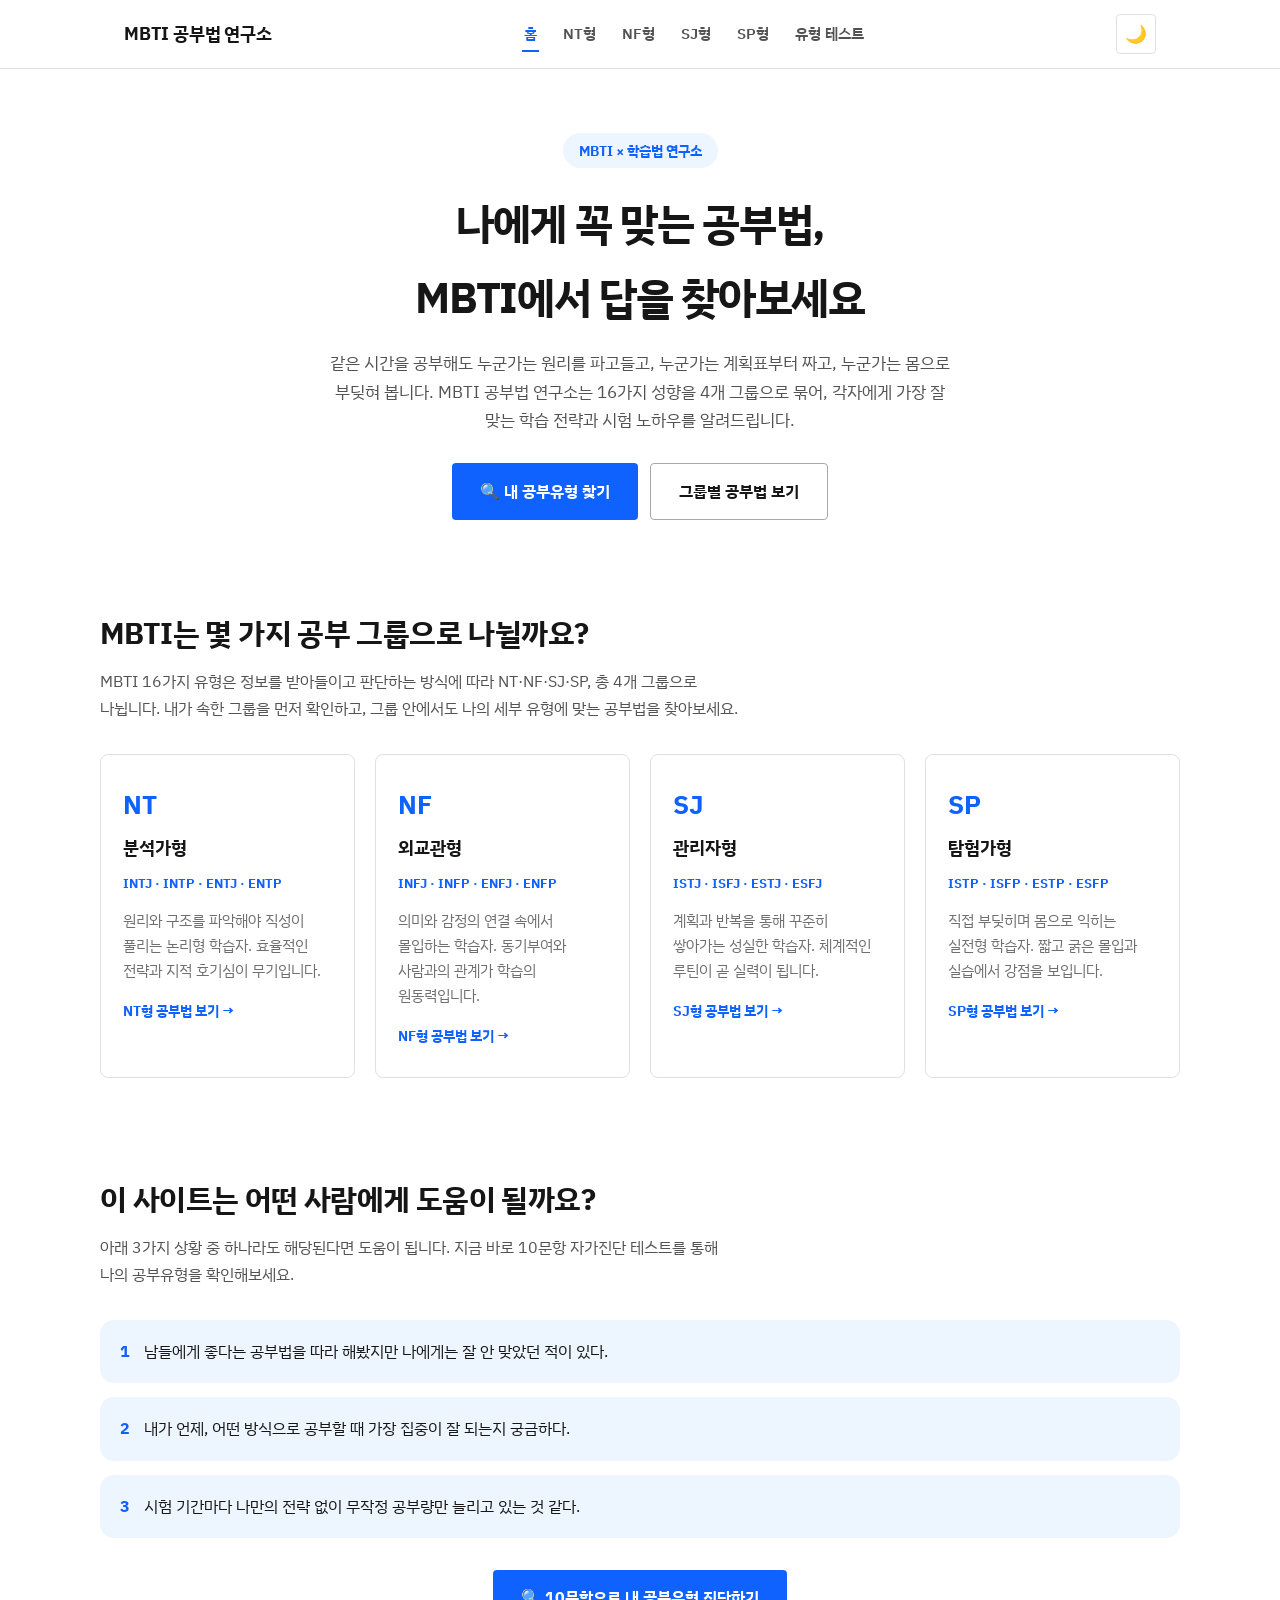
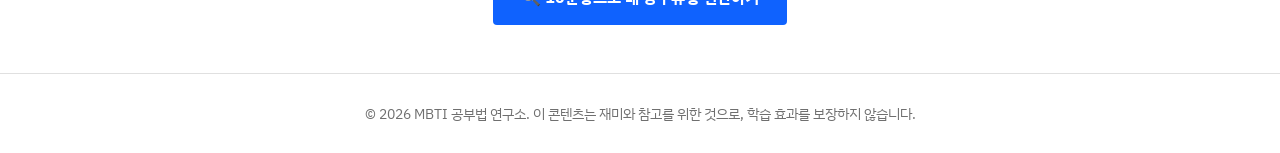
<file: index.html>
<!DOCTYPE html>
<html lang="ko">
<head>
  <meta charset="UTF-8" />
  <!-- Google tag (gtag.js) -->
  <script async src="https://www.googletagmanager.com/gtag/js?id=G-KJNXC3K91G"></script>
  <script>
    window.dataLayer = window.dataLayer || [];
    function gtag(){dataLayer.push(arguments);}
    gtag('js', new Date());
    gtag('config', 'G-KJNXC3K91G');
  </script>
  <meta name="naver-site-verification" content="511367ff0de73e44a11a3cfb2414d899c7f863d4" />
  <meta name="google-site-verification" content="NZLYnsgG6FxBbm2Wu35_AJEmeI-dxqdIP1f7rqJa3_k" />
  <script>
    (function () {
      var saved = localStorage.getItem("theme");
      if (saved) document.documentElement.setAttribute("data-theme", saved);
    })();
  </script>
  <meta name="viewport" content="width=device-width, initial-scale=1.0" />
  <title>MBTI 공부법 연구소 | 성향에 맞는 나만의 공부법 찾기</title>
  <meta name="description" content="MBTI 16가지 성향을 4개 그룹(NT·NF·SJ·SP)으로 나눠 성향별 맞춤 공부법과 시험 꿀팁을 알려주는 사이트입니다." />
  <meta property="og:title" content="MBTI 공부법 연구소 | 성향에 맞는 나만의 공부법 찾기" />
  <meta property="og:description" content="MBTI 16가지 성향을 4개 그룹(NT·NF·SJ·SP)으로 나눠 성향별 맞춤 공부법과 시험 꿀팁을 알려주는 사이트입니다." />
  <meta property="og:image" content="https://mbti-test-123-a4c3.vercel.app/og-image.png" />
  <meta property="og:url" content="https://mbti-test-123-a4c3.vercel.app/" />
  <link rel="preconnect" href="https://fonts.googleapis.com" />
  <link rel="preconnect" href="https://fonts.gstatic.com" crossorigin />
  <link rel="stylesheet" href="https://fonts.googleapis.com/css2?family=IBM+Plex+Sans+KR:wght@400;500;600;700&display=swap" />
  <link rel="stylesheet" href="css/base.css" />
  <link rel="stylesheet" href="css/components.css" />
</head>
<body>
  <header class="site-header">
    <nav class="nav">
      <a href="index.html" class="nav-logo">MBTI 공부법 연구소</a>
      <ul class="nav-links">
        <li><a href="index.html" class="active">홈</a></li>
        <li><a href="nt.html">NT형</a></li>
        <li><a href="nf.html">NF형</a></li>
        <li><a href="sj.html">SJ형</a></li>
        <li><a href="sp.html">SP형</a></li>
        <li><a href="test.html">유형 테스트</a></li>
      </ul>
      <div class="nav-right">
        <button class="theme-toggle" id="theme-toggle" type="button" aria-label="다크 모드로 전환">🌙</button>
        <button class="nav-toggle" aria-label="메뉴 열기">☰</button>
      </div>
    </nav>
  </header>

  <main>
    <section class="hero container">
      <span class="eyebrow">MBTI × 학습법 연구소</span>
      <h1>나에게 꼭 맞는 공부법,<br />MBTI에서 답을 찾아보세요</h1>
      <p>
        같은 시간을 공부해도 누군가는 원리를 파고들고, 누군가는 계획표부터 짜고, 누군가는 몸으로 부딪혀 봅니다.
        MBTI 공부법 연구소는 16가지 성향을 4개 그룹으로 묶어, 각자에게 가장 잘 맞는 학습 전략과 시험 노하우를 알려드립니다.
      </p>
      <div class="hero-actions">
        <a href="test.html" class="btn btn-primary">🔍 내 공부유형 찾기</a>
        <a href="#groups" class="btn btn-outline">그룹별 공부법 보기</a>
      </div>
    </section>

    <section class="section container" id="groups">
      <h2 class="section-title">MBTI는 몇 가지 공부 그룹으로 나뉠까요?</h2>
      <p class="section-desc">
        MBTI 16가지 유형은 정보를 받아들이고 판단하는 방식에 따라 NT·NF·SJ·SP, 총 4개 그룹으로 나뉩니다.
        내가 속한 그룹을 먼저 확인하고, 그룹 안에서도 나의 세부 유형에 맞는 공부법을 찾아보세요.
      </p>

      <div class="group-grid">
        <article class="group-card">
          <span class="badge">NT</span>
          <h3>분석가형</h3>
          <p class="types">INTJ · INTP · ENTJ · ENTP</p>
          <p>원리와 구조를 파악해야 직성이 풀리는 논리형 학습자. 효율적인 전략과 지적 호기심이 무기입니다.</p>
          <a href="nt.html" class="card-link">NT형 공부법 보기 →</a>
        </article>

        <article class="group-card">
          <span class="badge">NF</span>
          <h3>외교관형</h3>
          <p class="types">INFJ · INFP · ENFJ · ENFP</p>
          <p>의미와 감정의 연결 속에서 몰입하는 학습자. 동기부여와 사람과의 관계가 학습의 원동력입니다.</p>
          <a href="nf.html" class="card-link">NF형 공부법 보기 →</a>
        </article>

        <article class="group-card">
          <span class="badge">SJ</span>
          <h3>관리자형</h3>
          <p class="types">ISTJ · ISFJ · ESTJ · ESFJ</p>
          <p>계획과 반복을 통해 꾸준히 쌓아가는 성실한 학습자. 체계적인 루틴이 곧 실력이 됩니다.</p>
          <a href="sj.html" class="card-link">SJ형 공부법 보기 →</a>
        </article>

        <article class="group-card">
          <span class="badge">SP</span>
          <h3>탐험가형</h3>
          <p class="types">ISTP · ISFP · ESTP · ESFP</p>
          <p>직접 부딪히며 몸으로 익히는 실전형 학습자. 짧고 굵은 몰입과 실습에서 강점을 보입니다.</p>
          <a href="sp.html" class="card-link">SP형 공부법 보기 →</a>
        </article>
      </div>
    </section>

    <section class="section container">
      <h2 class="section-title">이 사이트는 어떤 사람에게 도움이 될까요?</h2>
      <p class="section-desc">아래 3가지 상황 중 하나라도 해당된다면 도움이 됩니다. 지금 바로 10문항 자가진단 테스트를 통해 나의 공부유형을 확인해보세요.</p>
      <div class="tip-list">
        <div class="tip-item">
          <span class="tip-num">1</span>
          <span>남들에게 좋다는 공부법을 따라 해봤지만 나에게는 잘 안 맞았던 적이 있다.</span>
        </div>
        <div class="tip-item">
          <span class="tip-num">2</span>
          <span>내가 언제, 어떤 방식으로 공부할 때 가장 집중이 잘 되는지 궁금하다.</span>
        </div>
        <div class="tip-item">
          <span class="tip-num">3</span>
          <span>시험 기간마다 나만의 전략 없이 무작정 공부량만 늘리고 있는 것 같다.</span>
        </div>
      </div>
      <div class="hero-actions" style="margin-top:32px;">
        <a href="test.html" class="btn btn-primary">🔍 10문항으로 내 공부유형 진단하기</a>
      </div>
    </section>
  </main>

  <footer class="site-footer">
    <div class="container">
      © 2026 MBTI 공부법 연구소. 이 콘텐츠는 재미와 참고를 위한 것으로, 학습 효과를 보장하지 않습니다.
    </div>
  </footer>

  <script src="js/theme.js"></script>
  <script src="js/main.js"></script>
</body>
</html>
</file>
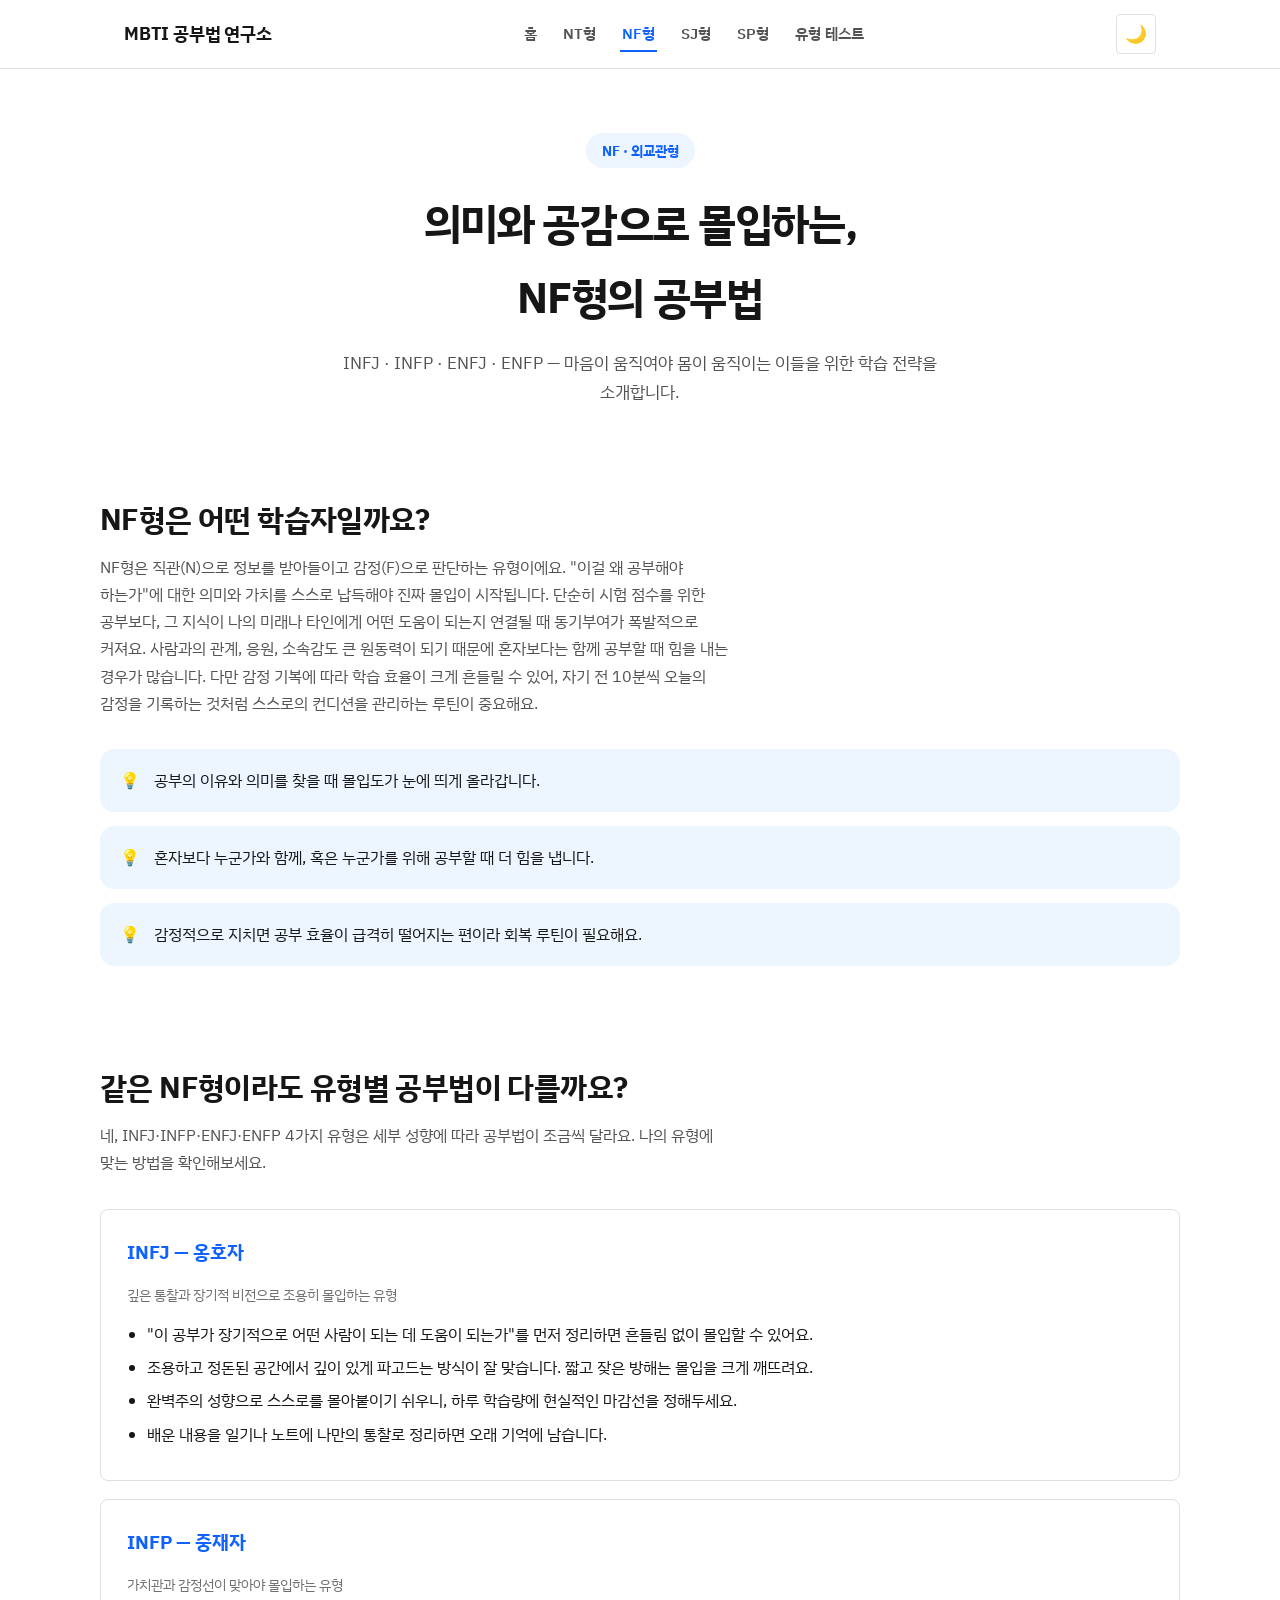
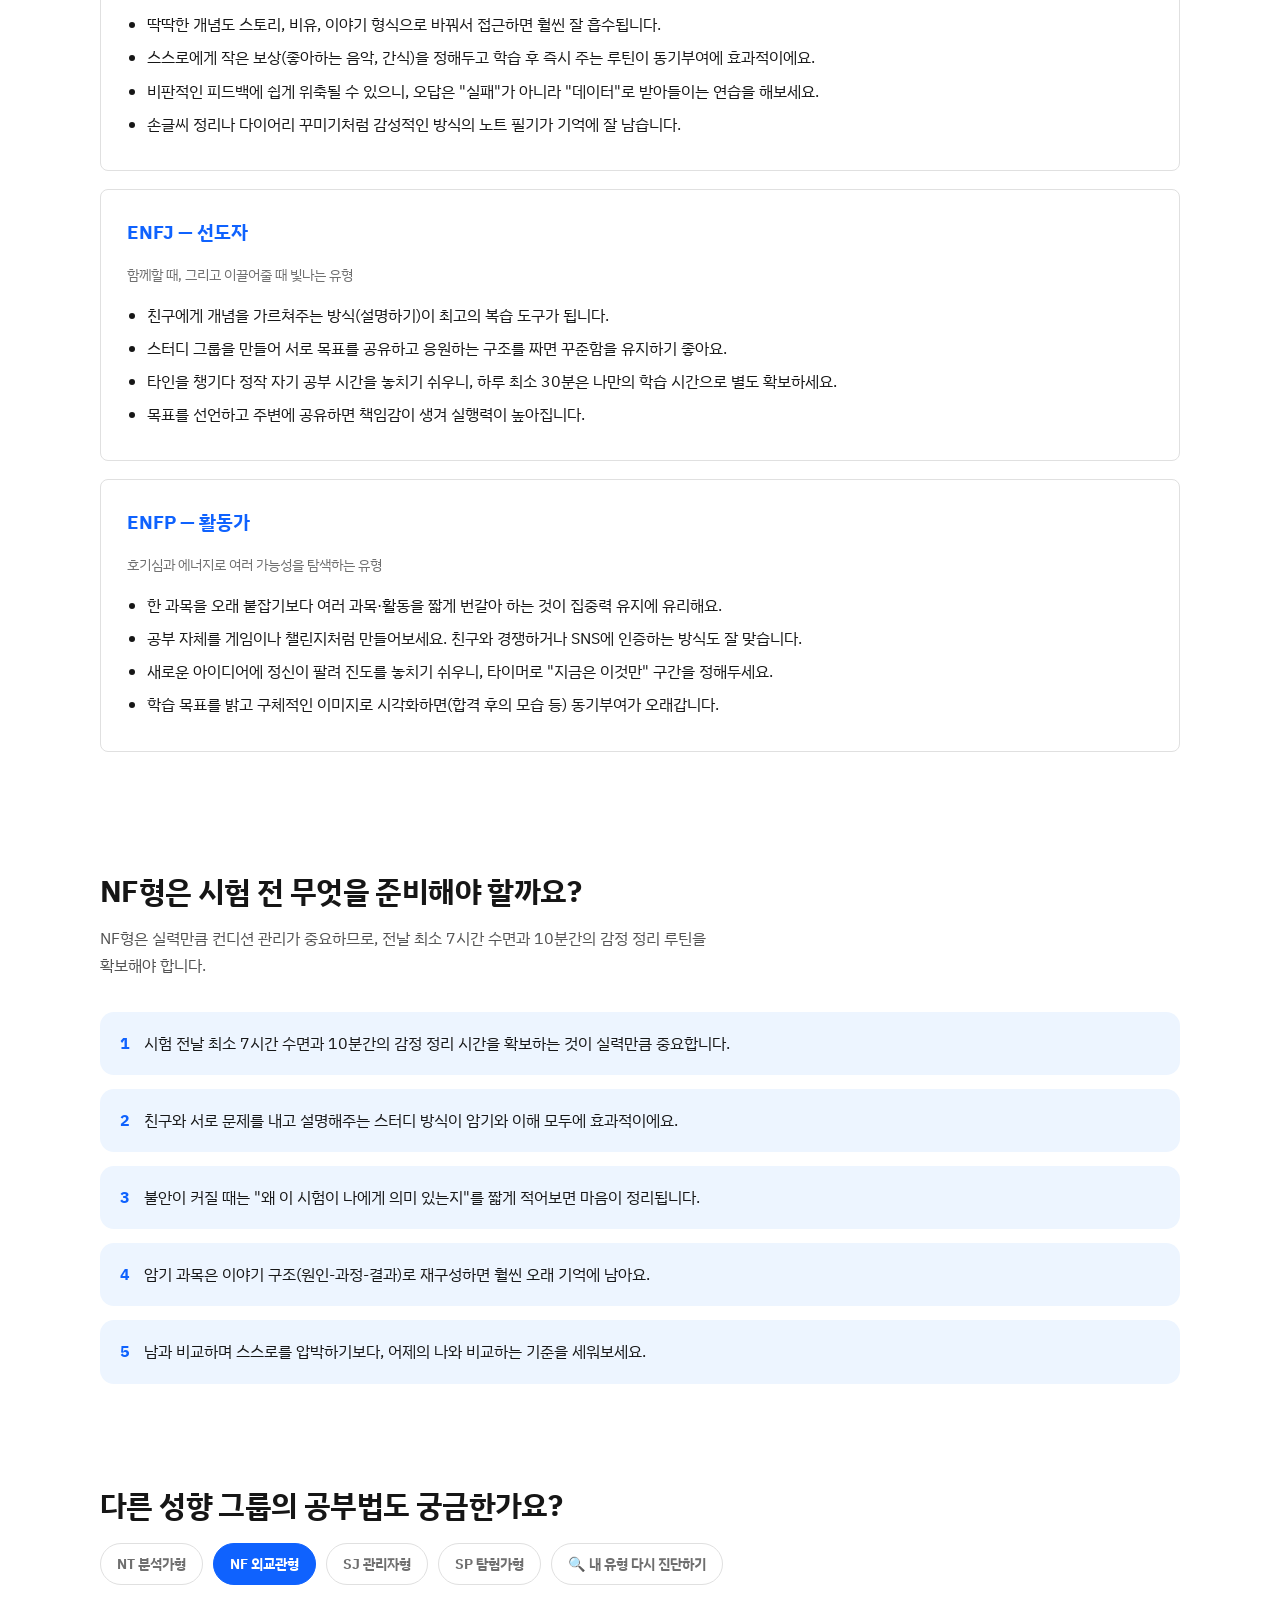
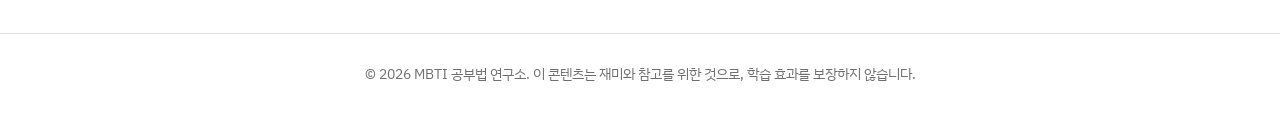
<file: nf.html>
<!DOCTYPE html>
<html lang="ko">
<head>
  <meta charset="UTF-8" />
  <!-- Google tag (gtag.js) -->
  <script async src="https://www.googletagmanager.com/gtag/js?id=G-KJNXC3K91G"></script>
  <script>
    window.dataLayer = window.dataLayer || [];
    function gtag(){dataLayer.push(arguments);}
    gtag('js', new Date());
    gtag('config', 'G-KJNXC3K91G');
  </script>
  <script>
    (function () {
      var saved = localStorage.getItem("theme");
      if (saved) document.documentElement.setAttribute("data-theme", saved);
    })();
  </script>
  <meta name="viewport" content="width=device-width, initial-scale=1.0" />
  <title>NF형(외교관형) 공부법 | MBTI 공부법 연구소</title>
  <meta name="description" content="INFJ, INFP, ENFJ, ENFP NF형의 성향과 공부법, 시험 꿀팁을 소개합니다." />
  <meta property="og:title" content="NF형(외교관형) 공부법 | MBTI 공부법 연구소" />
  <meta property="og:description" content="INFJ, INFP, ENFJ, ENFP NF형의 성향과 공부법, 시험 꿀팁을 소개합니다." />
  <meta property="og:image" content="https://mbti-test-123-a4c3.vercel.app/og-image.png" />
  <meta property="og:url" content="https://mbti-test-123-a4c3.vercel.app/nf.html" />
  <link rel="preconnect" href="https://fonts.googleapis.com" />
  <link rel="preconnect" href="https://fonts.gstatic.com" crossorigin />
  <link rel="stylesheet" href="https://fonts.googleapis.com/css2?family=IBM+Plex+Sans+KR:wght@400;500;600;700&display=swap" />
  <link rel="stylesheet" href="css/base.css" />
  <link rel="stylesheet" href="css/components.css" />
</head>
<body>
  <header class="site-header">
    <nav class="nav">
      <a href="index.html" class="nav-logo">MBTI 공부법 연구소</a>
      <ul class="nav-links">
        <li><a href="index.html">홈</a></li>
        <li><a href="nt.html">NT형</a></li>
        <li><a href="nf.html" class="active">NF형</a></li>
        <li><a href="sj.html">SJ형</a></li>
        <li><a href="sp.html">SP형</a></li>
        <li><a href="test.html">유형 테스트</a></li>
      </ul>
      <div class="nav-right">
        <button class="theme-toggle" id="theme-toggle" type="button" aria-label="다크 모드로 전환">🌙</button>
        <button class="nav-toggle" aria-label="메뉴 열기">☰</button>
      </div>
    </nav>
  </header>

  <main>
    <section class="hero container">
      <span class="eyebrow">NF · 외교관형</span>
      <h1>의미와 공감으로 몰입하는,<br />NF형의 공부법</h1>
      <p>INFJ · INFP · ENFJ · ENFP — 마음이 움직여야 몸이 움직이는 이들을 위한 학습 전략을 소개합니다.</p>
    </section>

    <section class="section container">
      <h2 class="section-title">NF형은 어떤 학습자일까요?</h2>
      <p class="section-desc">
        NF형은 직관(N)으로 정보를 받아들이고 감정(F)으로 판단하는 유형이에요. "이걸 왜 공부해야 하는가"에 대한
        의미와 가치를 스스로 납득해야 진짜 몰입이 시작됩니다. 단순히 시험 점수를 위한 공부보다, 그 지식이 나의 미래나
        타인에게 어떤 도움이 되는지 연결될 때 동기부여가 폭발적으로 커져요. 사람과의 관계, 응원, 소속감도 큰
        원동력이 되기 때문에 혼자보다는 함께 공부할 때 힘을 내는 경우가 많습니다. 다만 감정 기복에 따라 학습
        효율이 크게 흔들릴 수 있어, 자기 전 10분씩 오늘의 감정을 기록하는 것처럼 스스로의 컨디션을 관리하는 루틴이 중요해요.
      </p>
      <div class="tip-list">
        <div class="tip-item"><span class="tip-num">💡</span><span>공부의 이유와 의미를 찾을 때 몰입도가 눈에 띄게 올라갑니다.</span></div>
        <div class="tip-item"><span class="tip-num">💡</span><span>혼자보다 누군가와 함께, 혹은 누군가를 위해 공부할 때 더 힘을 냅니다.</span></div>
        <div class="tip-item"><span class="tip-num">💡</span><span>감정적으로 지치면 공부 효율이 급격히 떨어지는 편이라 회복 루틴이 필요해요.</span></div>
      </div>
    </section>

    <section class="section container">
      <h2 class="section-title">같은 NF형이라도 유형별 공부법이 다를까요?</h2>
      <p class="section-desc">네, INFJ·INFP·ENFJ·ENFP 4가지 유형은 세부 성향에 따라 공부법이 조금씩 달라요. 나의 유형에 맞는 방법을 확인해보세요.</p>

      <article class="type-card">
        <h3>INFJ — 옹호자</h3>
        <p class="type-sub">깊은 통찰과 장기적 비전으로 조용히 몰입하는 유형</p>
        <ul>
          <li>"이 공부가 장기적으로 어떤 사람이 되는 데 도움이 되는가"를 먼저 정리하면 흔들림 없이 몰입할 수 있어요.</li>
          <li>조용하고 정돈된 공간에서 깊이 있게 파고드는 방식이 잘 맞습니다. 짧고 잦은 방해는 몰입을 크게 깨뜨려요.</li>
          <li>완벽주의 성향으로 스스로를 몰아붙이기 쉬우니, 하루 학습량에 현실적인 마감선을 정해두세요.</li>
          <li>배운 내용을 일기나 노트에 나만의 통찰로 정리하면 오래 기억에 남습니다.</li>
        </ul>
      </article>

      <article class="type-card">
        <h3>INFP — 중재자</h3>
        <p class="type-sub">가치관과 감정선이 맞아야 몰입하는 유형</p>
        <ul>
          <li>딱딱한 개념도 스토리, 비유, 이야기 형식으로 바꿔서 접근하면 훨씬 잘 흡수됩니다.</li>
          <li>스스로에게 작은 보상(좋아하는 음악, 간식)을 정해두고 학습 후 즉시 주는 루틴이 동기부여에 효과적이에요.</li>
          <li>비판적인 피드백에 쉽게 위축될 수 있으니, 오답은 "실패"가 아니라 "데이터"로 받아들이는 연습을 해보세요.</li>
          <li>손글씨 정리나 다이어리 꾸미기처럼 감성적인 방식의 노트 필기가 기억에 잘 남습니다.</li>
        </ul>
      </article>

      <article class="type-card">
        <h3>ENFJ — 선도자</h3>
        <p class="type-sub">함께할 때, 그리고 이끌어줄 때 빛나는 유형</p>
        <ul>
          <li>친구에게 개념을 가르쳐주는 방식(설명하기)이 최고의 복습 도구가 됩니다.</li>
          <li>스터디 그룹을 만들어 서로 목표를 공유하고 응원하는 구조를 짜면 꾸준함을 유지하기 좋아요.</li>
          <li>타인을 챙기다 정작 자기 공부 시간을 놓치기 쉬우니, 하루 최소 30분은 나만의 학습 시간으로 별도 확보하세요.</li>
          <li>목표를 선언하고 주변에 공유하면 책임감이 생겨 실행력이 높아집니다.</li>
        </ul>
      </article>

      <article class="type-card">
        <h3>ENFP — 활동가</h3>
        <p class="type-sub">호기심과 에너지로 여러 가능성을 탐색하는 유형</p>
        <ul>
          <li>한 과목을 오래 붙잡기보다 여러 과목·활동을 짧게 번갈아 하는 것이 집중력 유지에 유리해요.</li>
          <li>공부 자체를 게임이나 챌린지처럼 만들어보세요. 친구와 경쟁하거나 SNS에 인증하는 방식도 잘 맞습니다.</li>
          <li>새로운 아이디어에 정신이 팔려 진도를 놓치기 쉬우니, 타이머로 "지금은 이것만" 구간을 정해두세요.</li>
          <li>학습 목표를 밝고 구체적인 이미지로 시각화하면(합격 후의 모습 등) 동기부여가 오래갑니다.</li>
        </ul>
      </article>
    </section>

    <section class="section container">
      <h2 class="section-title">NF형은 시험 전 무엇을 준비해야 할까요?</h2>
      <p class="section-desc">NF형은 실력만큼 컨디션 관리가 중요하므로, 전날 최소 7시간 수면과 10분간의 감정 정리 루틴을 확보해야 합니다.</p>
      <div class="tip-list">
        <div class="tip-item"><span class="tip-num">1</span><span>시험 전날 최소 7시간 수면과 10분간의 감정 정리 시간을 확보하는 것이 실력만큼 중요합니다.</span></div>
        <div class="tip-item"><span class="tip-num">2</span><span>친구와 서로 문제를 내고 설명해주는 스터디 방식이 암기와 이해 모두에 효과적이에요.</span></div>
        <div class="tip-item"><span class="tip-num">3</span><span>불안이 커질 때는 "왜 이 시험이 나에게 의미 있는지"를 짧게 적어보면 마음이 정리됩니다.</span></div>
        <div class="tip-item"><span class="tip-num">4</span><span>암기 과목은 이야기 구조(원인-과정-결과)로 재구성하면 훨씬 오래 기억에 남아요.</span></div>
        <div class="tip-item"><span class="tip-num">5</span><span>남과 비교하며 스스로를 압박하기보다, 어제의 나와 비교하는 기준을 세워보세요.</span></div>
      </div>
    </section>

    <section class="section container">
      <h2 class="section-title">다른 성향 그룹의 공부법도 궁금한가요?</h2>
      <div class="group-nav">
        <a href="nt.html">NT 분석가형</a>
        <a href="nf.html" class="current">NF 외교관형</a>
        <a href="sj.html">SJ 관리자형</a>
        <a href="sp.html">SP 탐험가형</a>
        <a href="test.html">🔍 내 유형 다시 진단하기</a>
      </div>
    </section>
  </main>

  <footer class="site-footer">
    <div class="container">© 2026 MBTI 공부법 연구소. 이 콘텐츠는 재미와 참고를 위한 것으로, 학습 효과를 보장하지 않습니다.</div>
  </footer>

  <script src="js/theme.js"></script>
  <script src="js/main.js"></script>
</body>
</html>
</file>
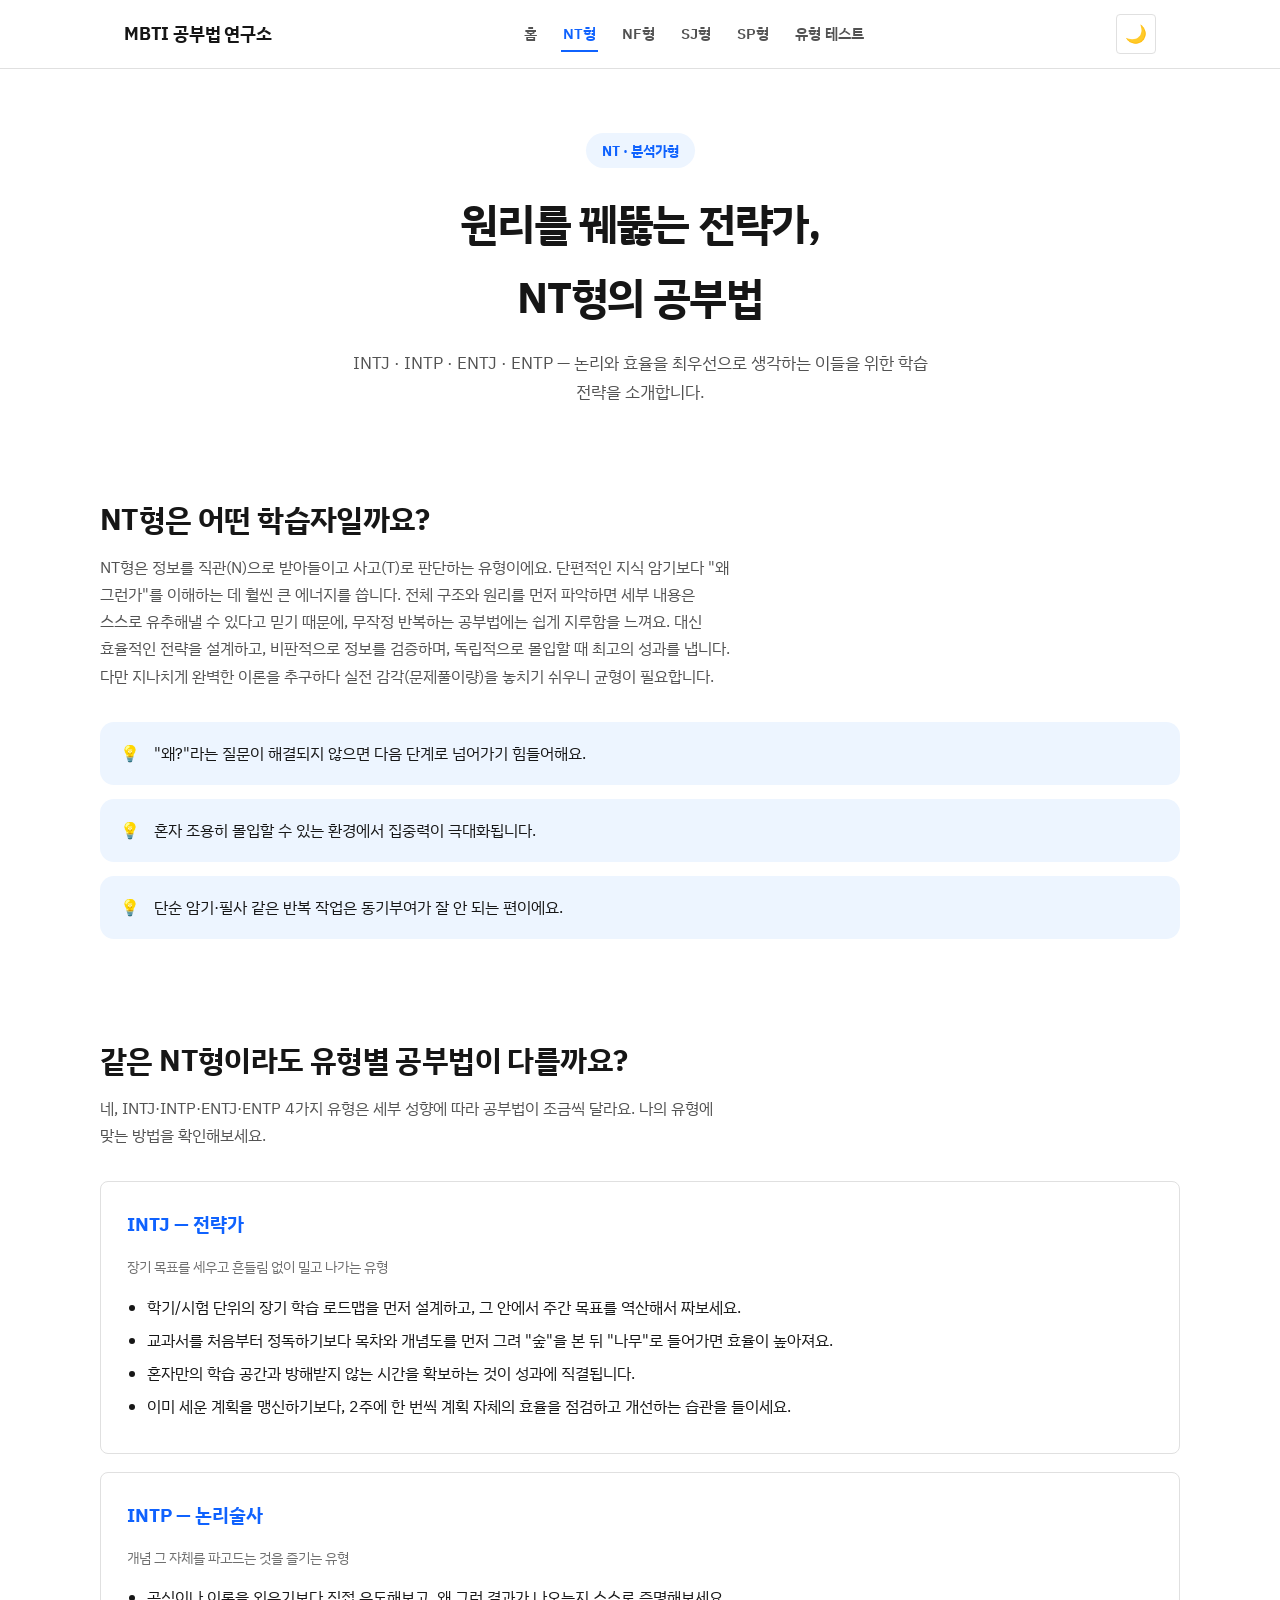
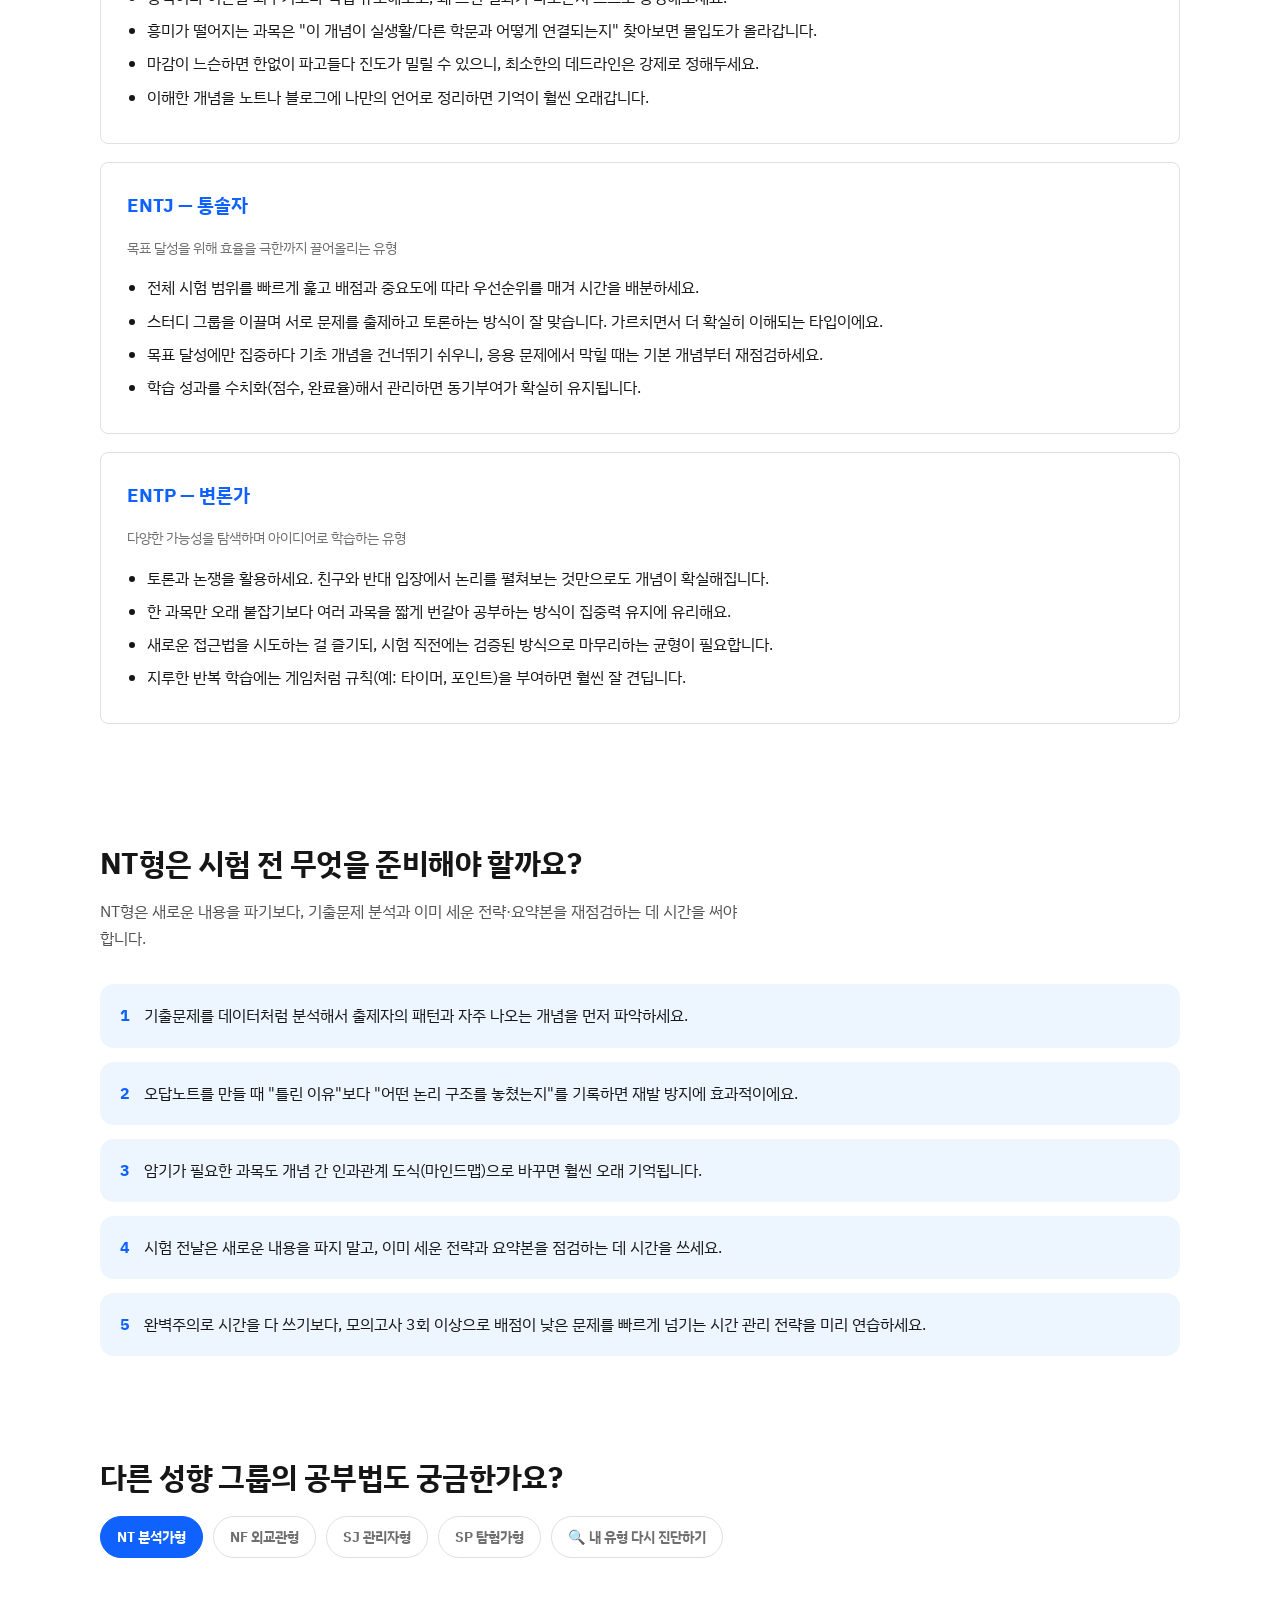
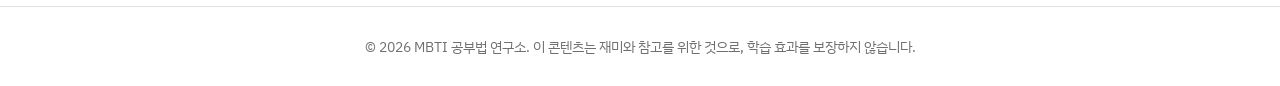
<file: nt.html>
<!DOCTYPE html>
<html lang="ko">
<head>
  <meta charset="UTF-8" />
  <!-- Google tag (gtag.js) -->
  <script async src="https://www.googletagmanager.com/gtag/js?id=G-KJNXC3K91G"></script>
  <script>
    window.dataLayer = window.dataLayer || [];
    function gtag(){dataLayer.push(arguments);}
    gtag('js', new Date());
    gtag('config', 'G-KJNXC3K91G');
  </script>
  <script>
    (function () {
      var saved = localStorage.getItem("theme");
      if (saved) document.documentElement.setAttribute("data-theme", saved);
    })();
  </script>
  <meta name="viewport" content="width=device-width, initial-scale=1.0" />
  <title>NT형(분석가형) 공부법 | MBTI 공부법 연구소</title>
  <meta name="description" content="INTJ, INTP, ENTJ, ENTP NT형의 성향과 공부법, 시험 꿀팁을 소개합니다." />
  <meta property="og:title" content="NT형(분석가형) 공부법 | MBTI 공부법 연구소" />
  <meta property="og:description" content="INTJ, INTP, ENTJ, ENTP NT형의 성향과 공부법, 시험 꿀팁을 소개합니다." />
  <meta property="og:image" content="https://mbti-test-123-a4c3.vercel.app/og-image.png" />
  <meta property="og:url" content="https://mbti-test-123-a4c3.vercel.app/nt.html" />
  <link rel="preconnect" href="https://fonts.googleapis.com" />
  <link rel="preconnect" href="https://fonts.gstatic.com" crossorigin />
  <link rel="stylesheet" href="https://fonts.googleapis.com/css2?family=IBM+Plex+Sans+KR:wght@400;500;600;700&display=swap" />
  <link rel="stylesheet" href="css/base.css" />
  <link rel="stylesheet" href="css/components.css" />
</head>
<body>
  <header class="site-header">
    <nav class="nav">
      <a href="index.html" class="nav-logo">MBTI 공부법 연구소</a>
      <ul class="nav-links">
        <li><a href="index.html">홈</a></li>
        <li><a href="nt.html" class="active">NT형</a></li>
        <li><a href="nf.html">NF형</a></li>
        <li><a href="sj.html">SJ형</a></li>
        <li><a href="sp.html">SP형</a></li>
        <li><a href="test.html">유형 테스트</a></li>
      </ul>
      <div class="nav-right">
        <button class="theme-toggle" id="theme-toggle" type="button" aria-label="다크 모드로 전환">🌙</button>
        <button class="nav-toggle" aria-label="메뉴 열기">☰</button>
      </div>
    </nav>
  </header>

  <main>
    <section class="hero container">
      <span class="eyebrow">NT · 분석가형</span>
      <h1>원리를 꿰뚫는 전략가,<br />NT형의 공부법</h1>
      <p>INTJ · INTP · ENTJ · ENTP — 논리와 효율을 최우선으로 생각하는 이들을 위한 학습 전략을 소개합니다.</p>
    </section>

    <section class="section container">
      <h2 class="section-title">NT형은 어떤 학습자일까요?</h2>
      <p class="section-desc">
        NT형은 정보를 직관(N)으로 받아들이고 사고(T)로 판단하는 유형이에요. 단편적인 지식 암기보다 "왜 그런가"를 이해하는 데
        훨씬 큰 에너지를 씁니다. 전체 구조와 원리를 먼저 파악하면 세부 내용은 스스로 유추해낼 수 있다고 믿기 때문에,
        무작정 반복하는 공부법에는 쉽게 지루함을 느껴요. 대신 효율적인 전략을 설계하고, 비판적으로 정보를 검증하며,
        독립적으로 몰입할 때 최고의 성과를 냅니다. 다만 지나치게 완벽한 이론을 추구하다 실전 감각(문제풀이량)을
        놓치기 쉬우니 균형이 필요합니다.
      </p>
      <div class="tip-list">
        <div class="tip-item"><span class="tip-num">💡</span><span>"왜?"라는 질문이 해결되지 않으면 다음 단계로 넘어가기 힘들어해요.</span></div>
        <div class="tip-item"><span class="tip-num">💡</span><span>혼자 조용히 몰입할 수 있는 환경에서 집중력이 극대화됩니다.</span></div>
        <div class="tip-item"><span class="tip-num">💡</span><span>단순 암기·필사 같은 반복 작업은 동기부여가 잘 안 되는 편이에요.</span></div>
      </div>
    </section>

    <section class="section container">
      <h2 class="section-title">같은 NT형이라도 유형별 공부법이 다를까요?</h2>
      <p class="section-desc">네, INTJ·INTP·ENTJ·ENTP 4가지 유형은 세부 성향에 따라 공부법이 조금씩 달라요. 나의 유형에 맞는 방법을 확인해보세요.</p>

      <article class="type-card">
        <h3>INTJ — 전략가</h3>
        <p class="type-sub">장기 목표를 세우고 흔들림 없이 밀고 나가는 유형</p>
        <ul>
          <li>학기/시험 단위의 장기 학습 로드맵을 먼저 설계하고, 그 안에서 주간 목표를 역산해서 짜보세요.</li>
          <li>교과서를 처음부터 정독하기보다 목차와 개념도를 먼저 그려 "숲"을 본 뒤 "나무"로 들어가면 효율이 높아져요.</li>
          <li>혼자만의 학습 공간과 방해받지 않는 시간을 확보하는 것이 성과에 직결됩니다.</li>
          <li>이미 세운 계획을 맹신하기보다, 2주에 한 번씩 계획 자체의 효율을 점검하고 개선하는 습관을 들이세요.</li>
        </ul>
      </article>

      <article class="type-card">
        <h3>INTP — 논리술사</h3>
        <p class="type-sub">개념 그 자체를 파고드는 것을 즐기는 유형</p>
        <ul>
          <li>공식이나 이론을 외우기보다 직접 유도해보고, 왜 그런 결과가 나오는지 스스로 증명해보세요.</li>
          <li>흥미가 떨어지는 과목은 "이 개념이 실생활/다른 학문과 어떻게 연결되는지" 찾아보면 몰입도가 올라갑니다.</li>
          <li>마감이 느슨하면 한없이 파고들다 진도가 밀릴 수 있으니, 최소한의 데드라인은 강제로 정해두세요.</li>
          <li>이해한 개념을 노트나 블로그에 나만의 언어로 정리하면 기억이 훨씬 오래갑니다.</li>
        </ul>
      </article>

      <article class="type-card">
        <h3>ENTJ — 통솔자</h3>
        <p class="type-sub">목표 달성을 위해 효율을 극한까지 끌어올리는 유형</p>
        <ul>
          <li>전체 시험 범위를 빠르게 훑고 배점과 중요도에 따라 우선순위를 매겨 시간을 배분하세요.</li>
          <li>스터디 그룹을 이끌며 서로 문제를 출제하고 토론하는 방식이 잘 맞습니다. 가르치면서 더 확실히 이해되는 타입이에요.</li>
          <li>목표 달성에만 집중하다 기초 개념을 건너뛰기 쉬우니, 응용 문제에서 막힐 때는 기본 개념부터 재점검하세요.</li>
          <li>학습 성과를 수치화(점수, 완료율)해서 관리하면 동기부여가 확실히 유지됩니다.</li>
        </ul>
      </article>

      <article class="type-card">
        <h3>ENTP — 변론가</h3>
        <p class="type-sub">다양한 가능성을 탐색하며 아이디어로 학습하는 유형</p>
        <ul>
          <li>토론과 논쟁을 활용하세요. 친구와 반대 입장에서 논리를 펼쳐보는 것만으로도 개념이 확실해집니다.</li>
          <li>한 과목만 오래 붙잡기보다 여러 과목을 짧게 번갈아 공부하는 방식이 집중력 유지에 유리해요.</li>
          <li>새로운 접근법을 시도하는 걸 즐기되, 시험 직전에는 검증된 방식으로 마무리하는 균형이 필요합니다.</li>
          <li>지루한 반복 학습에는 게임처럼 규칙(예: 타이머, 포인트)을 부여하면 훨씬 잘 견딥니다.</li>
        </ul>
      </article>
    </section>

    <section class="section container">
      <h2 class="section-title">NT형은 시험 전 무엇을 준비해야 할까요?</h2>
      <p class="section-desc">NT형은 새로운 내용을 파기보다, 기출문제 분석과 이미 세운 전략·요약본을 재점검하는 데 시간을 써야 합니다.</p>
      <div class="tip-list">
        <div class="tip-item"><span class="tip-num">1</span><span>기출문제를 데이터처럼 분석해서 출제자의 패턴과 자주 나오는 개념을 먼저 파악하세요.</span></div>
        <div class="tip-item"><span class="tip-num">2</span><span>오답노트를 만들 때 "틀린 이유"보다 "어떤 논리 구조를 놓쳤는지"를 기록하면 재발 방지에 효과적이에요.</span></div>
        <div class="tip-item"><span class="tip-num">3</span><span>암기가 필요한 과목도 개념 간 인과관계 도식(마인드맵)으로 바꾸면 훨씬 오래 기억됩니다.</span></div>
        <div class="tip-item"><span class="tip-num">4</span><span>시험 전날은 새로운 내용을 파지 말고, 이미 세운 전략과 요약본을 점검하는 데 시간을 쓰세요.</span></div>
        <div class="tip-item"><span class="tip-num">5</span><span>완벽주의로 시간을 다 쓰기보다, 모의고사 3회 이상으로 배점이 낮은 문제를 빠르게 넘기는 시간 관리 전략을 미리 연습하세요.</span></div>
      </div>
    </section>

    <section class="section container">
      <h2 class="section-title">다른 성향 그룹의 공부법도 궁금한가요?</h2>
      <div class="group-nav">
        <a href="nt.html" class="current">NT 분석가형</a>
        <a href="nf.html">NF 외교관형</a>
        <a href="sj.html">SJ 관리자형</a>
        <a href="sp.html">SP 탐험가형</a>
        <a href="test.html">🔍 내 유형 다시 진단하기</a>
      </div>
    </section>
  </main>

  <footer class="site-footer">
    <div class="container">© 2026 MBTI 공부법 연구소. 이 콘텐츠는 재미와 참고를 위한 것으로, 학습 효과를 보장하지 않습니다.</div>
  </footer>

  <script src="js/theme.js"></script>
  <script src="js/main.js"></script>
</body>
</html>
</file>
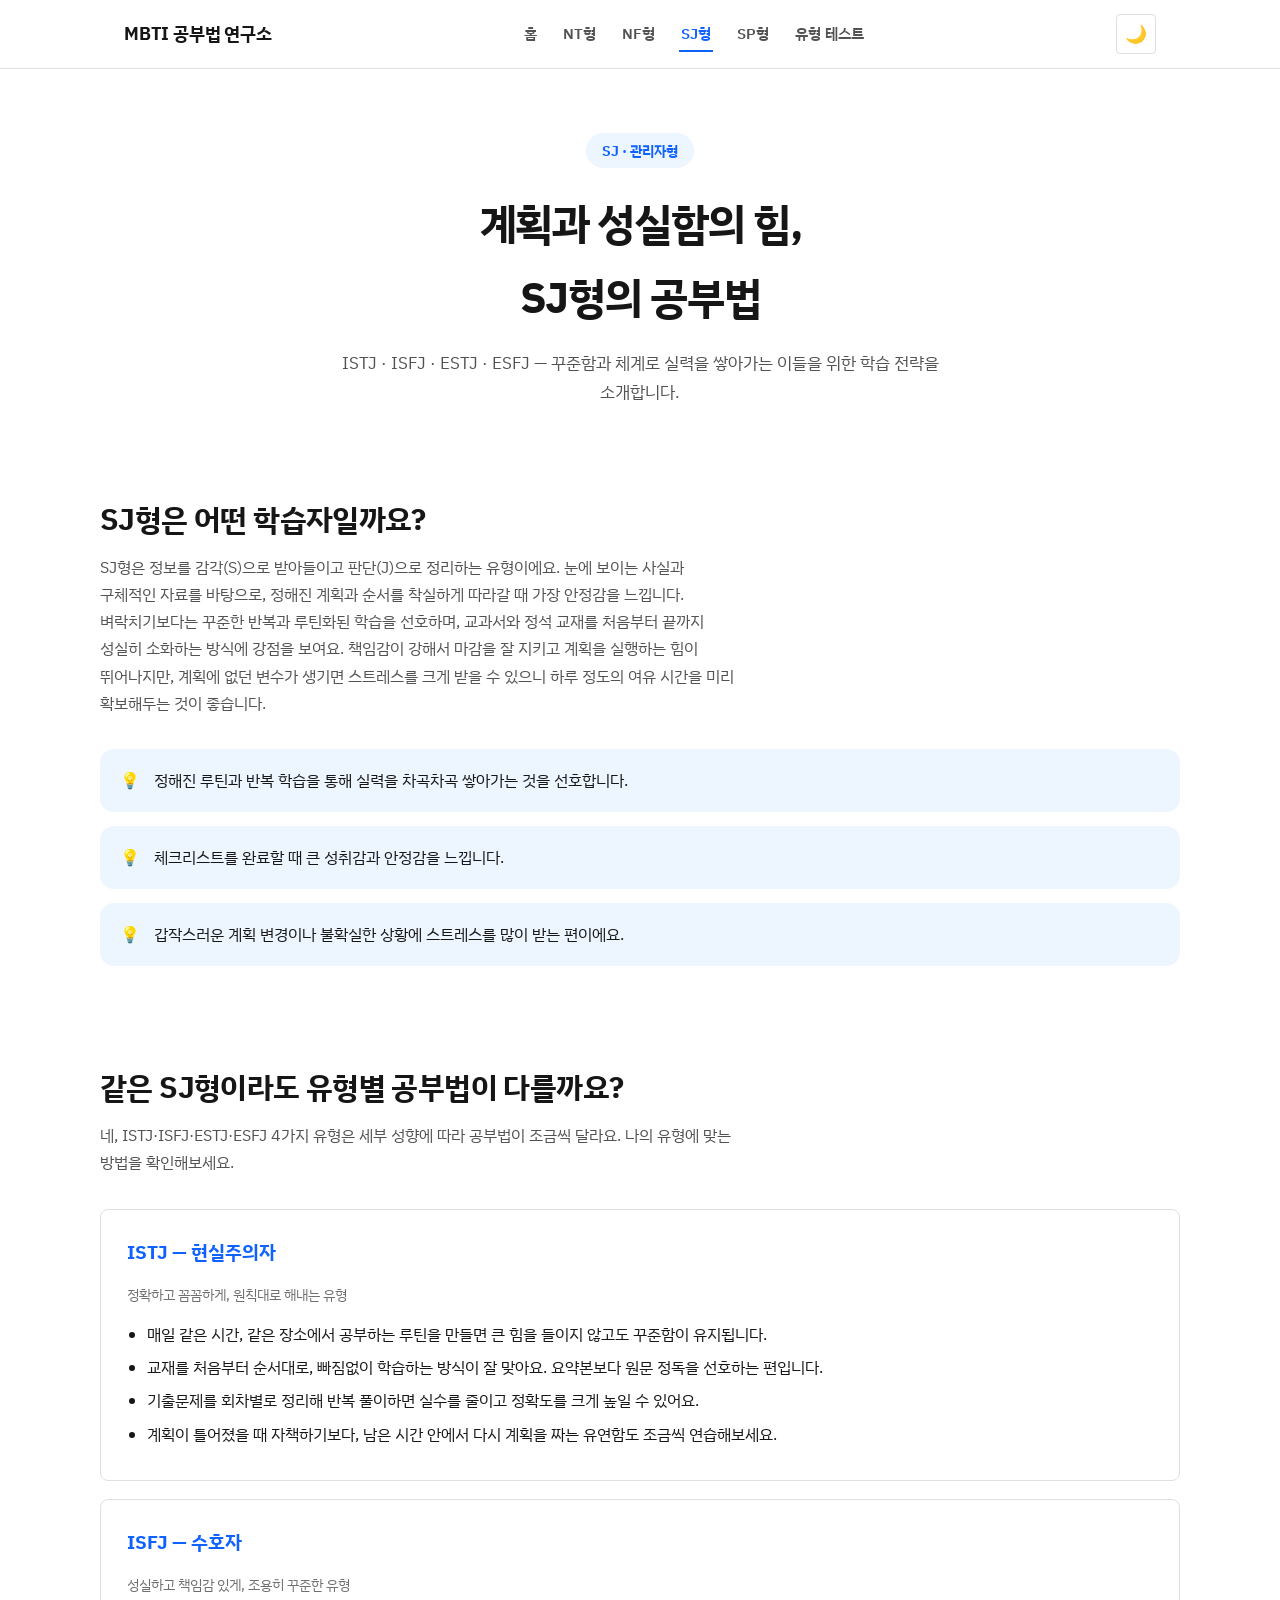
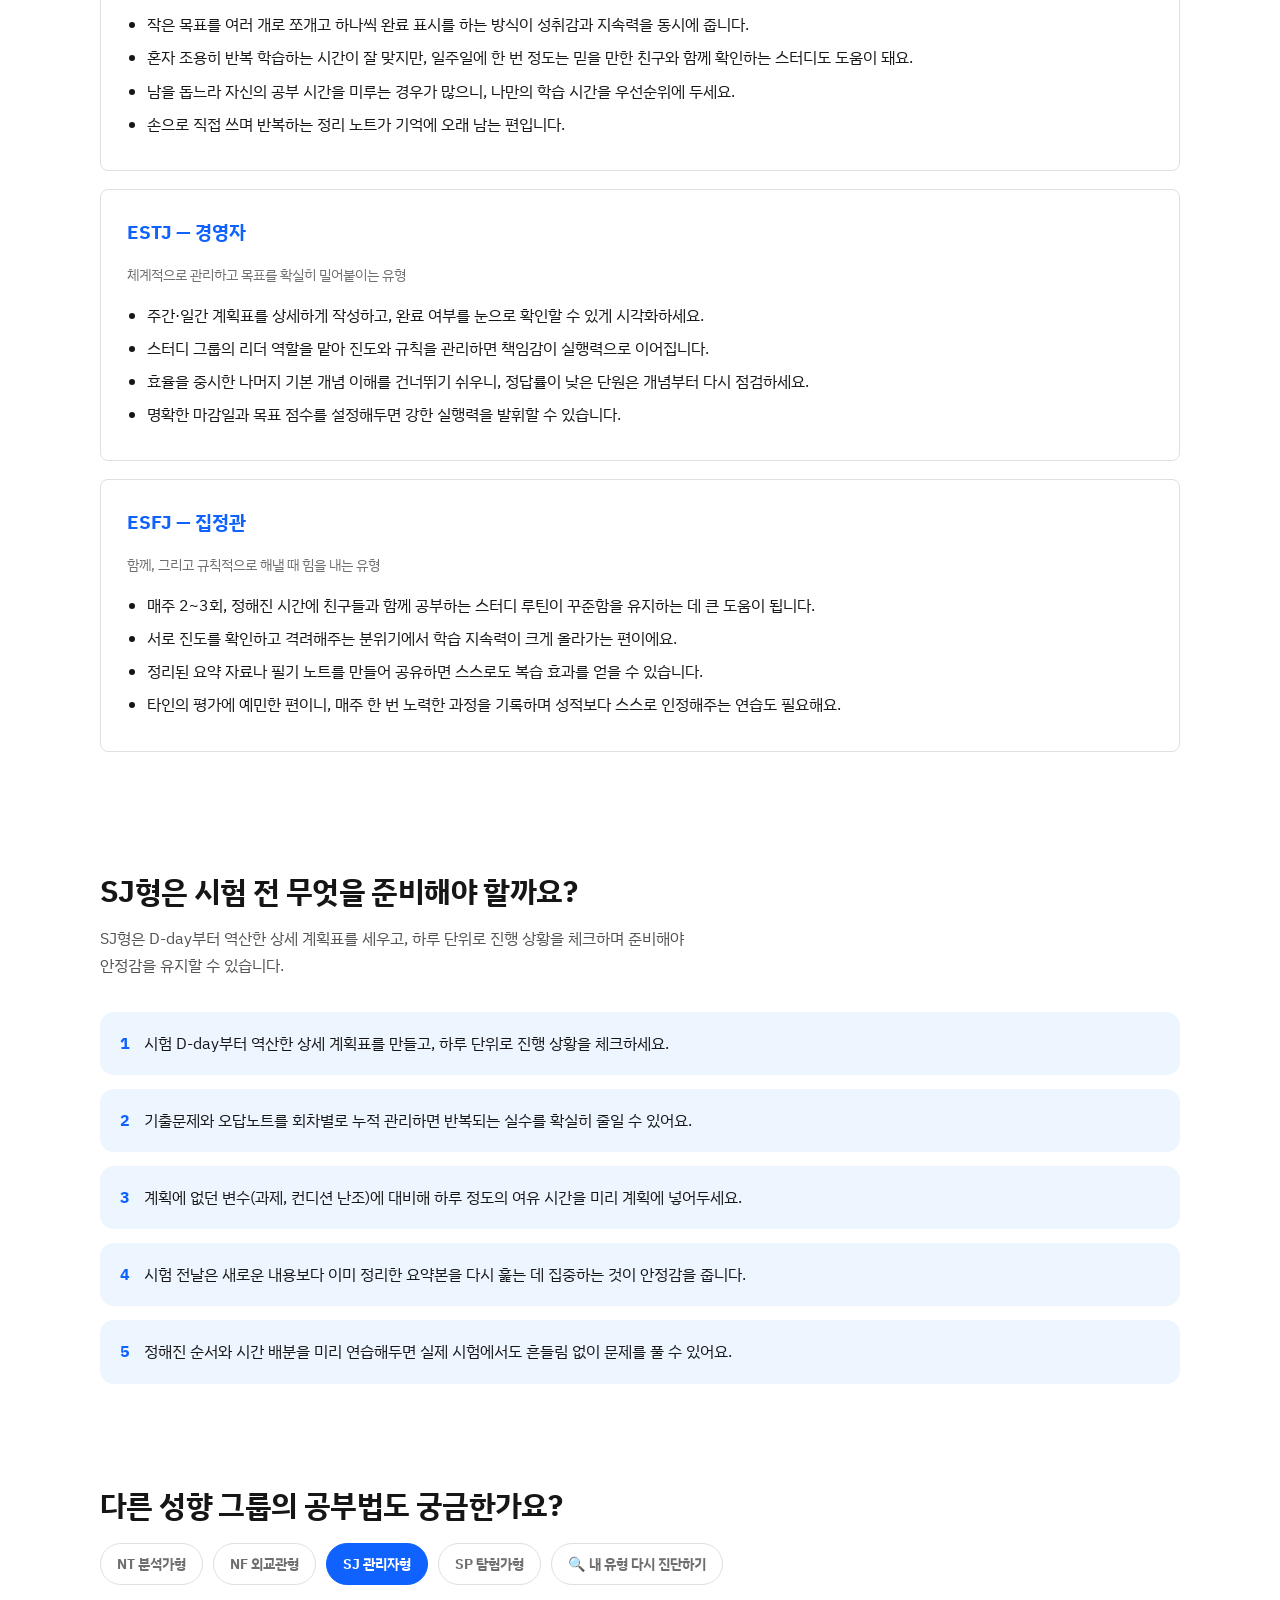
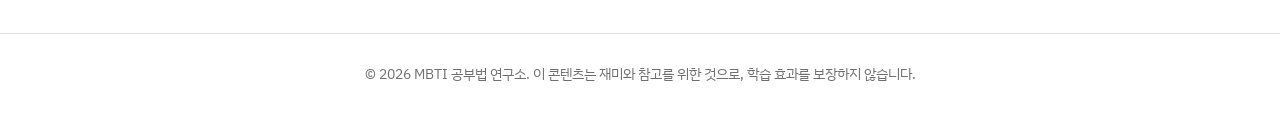
<file: sj.html>
<!DOCTYPE html>
<html lang="ko">
<head>
  <meta charset="UTF-8" />
  <!-- Google tag (gtag.js) -->
  <script async src="https://www.googletagmanager.com/gtag/js?id=G-KJNXC3K91G"></script>
  <script>
    window.dataLayer = window.dataLayer || [];
    function gtag(){dataLayer.push(arguments);}
    gtag('js', new Date());
    gtag('config', 'G-KJNXC3K91G');
  </script>
  <script>
    (function () {
      var saved = localStorage.getItem("theme");
      if (saved) document.documentElement.setAttribute("data-theme", saved);
    })();
  </script>
  <meta name="viewport" content="width=device-width, initial-scale=1.0" />
  <title>SJ형(관리자형) 공부법 | MBTI 공부법 연구소</title>
  <meta name="description" content="ISTJ, ISFJ, ESTJ, ESFJ SJ형의 성향과 공부법, 시험 꿀팁을 소개합니다." />
  <meta property="og:title" content="SJ형(관리자형) 공부법 | MBTI 공부법 연구소" />
  <meta property="og:description" content="ISTJ, ISFJ, ESTJ, ESFJ SJ형의 성향과 공부법, 시험 꿀팁을 소개합니다." />
  <meta property="og:image" content="https://mbti-test-123-a4c3.vercel.app/og-image.png" />
  <meta property="og:url" content="https://mbti-test-123-a4c3.vercel.app/sj.html" />
  <link rel="preconnect" href="https://fonts.googleapis.com" />
  <link rel="preconnect" href="https://fonts.gstatic.com" crossorigin />
  <link rel="stylesheet" href="https://fonts.googleapis.com/css2?family=IBM+Plex+Sans+KR:wght@400;500;600;700&display=swap" />
  <link rel="stylesheet" href="css/base.css" />
  <link rel="stylesheet" href="css/components.css" />
</head>
<body>
  <header class="site-header">
    <nav class="nav">
      <a href="index.html" class="nav-logo">MBTI 공부법 연구소</a>
      <ul class="nav-links">
        <li><a href="index.html">홈</a></li>
        <li><a href="nt.html">NT형</a></li>
        <li><a href="nf.html">NF형</a></li>
        <li><a href="sj.html" class="active">SJ형</a></li>
        <li><a href="sp.html">SP형</a></li>
        <li><a href="test.html">유형 테스트</a></li>
      </ul>
      <div class="nav-right">
        <button class="theme-toggle" id="theme-toggle" type="button" aria-label="다크 모드로 전환">🌙</button>
        <button class="nav-toggle" aria-label="메뉴 열기">☰</button>
      </div>
    </nav>
  </header>

  <main>
    <section class="hero container">
      <span class="eyebrow">SJ · 관리자형</span>
      <h1>계획과 성실함의 힘,<br />SJ형의 공부법</h1>
      <p>ISTJ · ISFJ · ESTJ · ESFJ — 꾸준함과 체계로 실력을 쌓아가는 이들을 위한 학습 전략을 소개합니다.</p>
    </section>

    <section class="section container">
      <h2 class="section-title">SJ형은 어떤 학습자일까요?</h2>
      <p class="section-desc">
        SJ형은 정보를 감각(S)으로 받아들이고 판단(J)으로 정리하는 유형이에요. 눈에 보이는 사실과 구체적인 자료를
        바탕으로, 정해진 계획과 순서를 착실하게 따라갈 때 가장 안정감을 느낍니다. 벼락치기보다는 꾸준한 반복과
        루틴화된 학습을 선호하며, 교과서와 정석 교재를 처음부터 끝까지 성실히 소화하는 방식에 강점을 보여요.
        책임감이 강해서 마감을 잘 지키고 계획을 실행하는 힘이 뛰어나지만, 계획에 없던 변수가 생기면 스트레스를
        크게 받을 수 있으니 하루 정도의 여유 시간을 미리 확보해두는 것이 좋습니다.
      </p>
      <div class="tip-list">
        <div class="tip-item"><span class="tip-num">💡</span><span>정해진 루틴과 반복 학습을 통해 실력을 차곡차곡 쌓아가는 것을 선호합니다.</span></div>
        <div class="tip-item"><span class="tip-num">💡</span><span>체크리스트를 완료할 때 큰 성취감과 안정감을 느낍니다.</span></div>
        <div class="tip-item"><span class="tip-num">💡</span><span>갑작스러운 계획 변경이나 불확실한 상황에 스트레스를 많이 받는 편이에요.</span></div>
      </div>
    </section>

    <section class="section container">
      <h2 class="section-title">같은 SJ형이라도 유형별 공부법이 다를까요?</h2>
      <p class="section-desc">네, ISTJ·ISFJ·ESTJ·ESFJ 4가지 유형은 세부 성향에 따라 공부법이 조금씩 달라요. 나의 유형에 맞는 방법을 확인해보세요.</p>

      <article class="type-card">
        <h3>ISTJ — 현실주의자</h3>
        <p class="type-sub">정확하고 꼼꼼하게, 원칙대로 해내는 유형</p>
        <ul>
          <li>매일 같은 시간, 같은 장소에서 공부하는 루틴을 만들면 큰 힘을 들이지 않고도 꾸준함이 유지됩니다.</li>
          <li>교재를 처음부터 순서대로, 빠짐없이 학습하는 방식이 잘 맞아요. 요약본보다 원문 정독을 선호하는 편입니다.</li>
          <li>기출문제를 회차별로 정리해 반복 풀이하면 실수를 줄이고 정확도를 크게 높일 수 있어요.</li>
          <li>계획이 틀어졌을 때 자책하기보다, 남은 시간 안에서 다시 계획을 짜는 유연함도 조금씩 연습해보세요.</li>
        </ul>
      </article>

      <article class="type-card">
        <h3>ISFJ — 수호자</h3>
        <p class="type-sub">성실하고 책임감 있게, 조용히 꾸준한 유형</p>
        <ul>
          <li>작은 목표를 여러 개로 쪼개고 하나씩 완료 표시를 하는 방식이 성취감과 지속력을 동시에 줍니다.</li>
          <li>혼자 조용히 반복 학습하는 시간이 잘 맞지만, 일주일에 한 번 정도는 믿을 만한 친구와 함께 확인하는 스터디도 도움이 돼요.</li>
          <li>남을 돕느라 자신의 공부 시간을 미루는 경우가 많으니, 나만의 학습 시간을 우선순위에 두세요.</li>
          <li>손으로 직접 쓰며 반복하는 정리 노트가 기억에 오래 남는 편입니다.</li>
        </ul>
      </article>

      <article class="type-card">
        <h3>ESTJ — 경영자</h3>
        <p class="type-sub">체계적으로 관리하고 목표를 확실히 밀어붙이는 유형</p>
        <ul>
          <li>주간·일간 계획표를 상세하게 작성하고, 완료 여부를 눈으로 확인할 수 있게 시각화하세요.</li>
          <li>스터디 그룹의 리더 역할을 맡아 진도와 규칙을 관리하면 책임감이 실행력으로 이어집니다.</li>
          <li>효율을 중시한 나머지 기본 개념 이해를 건너뛰기 쉬우니, 정답률이 낮은 단원은 개념부터 다시 점검하세요.</li>
          <li>명확한 마감일과 목표 점수를 설정해두면 강한 실행력을 발휘할 수 있습니다.</li>
        </ul>
      </article>

      <article class="type-card">
        <h3>ESFJ — 집정관</h3>
        <p class="type-sub">함께, 그리고 규칙적으로 해낼 때 힘을 내는 유형</p>
        <ul>
          <li>매주 2~3회, 정해진 시간에 친구들과 함께 공부하는 스터디 루틴이 꾸준함을 유지하는 데 큰 도움이 됩니다.</li>
          <li>서로 진도를 확인하고 격려해주는 분위기에서 학습 지속력이 크게 올라가는 편이에요.</li>
          <li>정리된 요약 자료나 필기 노트를 만들어 공유하면 스스로도 복습 효과를 얻을 수 있습니다.</li>
          <li>타인의 평가에 예민한 편이니, 매주 한 번 노력한 과정을 기록하며 성적보다 스스로 인정해주는 연습도 필요해요.</li>
        </ul>
      </article>
    </section>

    <section class="section container">
      <h2 class="section-title">SJ형은 시험 전 무엇을 준비해야 할까요?</h2>
      <p class="section-desc">SJ형은 D-day부터 역산한 상세 계획표를 세우고, 하루 단위로 진행 상황을 체크하며 준비해야 안정감을 유지할 수 있습니다.</p>
      <div class="tip-list">
        <div class="tip-item"><span class="tip-num">1</span><span>시험 D-day부터 역산한 상세 계획표를 만들고, 하루 단위로 진행 상황을 체크하세요.</span></div>
        <div class="tip-item"><span class="tip-num">2</span><span>기출문제와 오답노트를 회차별로 누적 관리하면 반복되는 실수를 확실히 줄일 수 있어요.</span></div>
        <div class="tip-item"><span class="tip-num">3</span><span>계획에 없던 변수(과제, 컨디션 난조)에 대비해 하루 정도의 여유 시간을 미리 계획에 넣어두세요.</span></div>
        <div class="tip-item"><span class="tip-num">4</span><span>시험 전날은 새로운 내용보다 이미 정리한 요약본을 다시 훑는 데 집중하는 것이 안정감을 줍니다.</span></div>
        <div class="tip-item"><span class="tip-num">5</span><span>정해진 순서와 시간 배분을 미리 연습해두면 실제 시험에서도 흔들림 없이 문제를 풀 수 있어요.</span></div>
      </div>
    </section>

    <section class="section container">
      <h2 class="section-title">다른 성향 그룹의 공부법도 궁금한가요?</h2>
      <div class="group-nav">
        <a href="nt.html">NT 분석가형</a>
        <a href="nf.html">NF 외교관형</a>
        <a href="sj.html" class="current">SJ 관리자형</a>
        <a href="sp.html">SP 탐험가형</a>
        <a href="test.html">🔍 내 유형 다시 진단하기</a>
      </div>
    </section>
  </main>

  <footer class="site-footer">
    <div class="container">© 2026 MBTI 공부법 연구소. 이 콘텐츠는 재미와 참고를 위한 것으로, 학습 효과를 보장하지 않습니다.</div>
  </footer>

  <script src="js/theme.js"></script>
  <script src="js/main.js"></script>
</body>
</html>
</file>
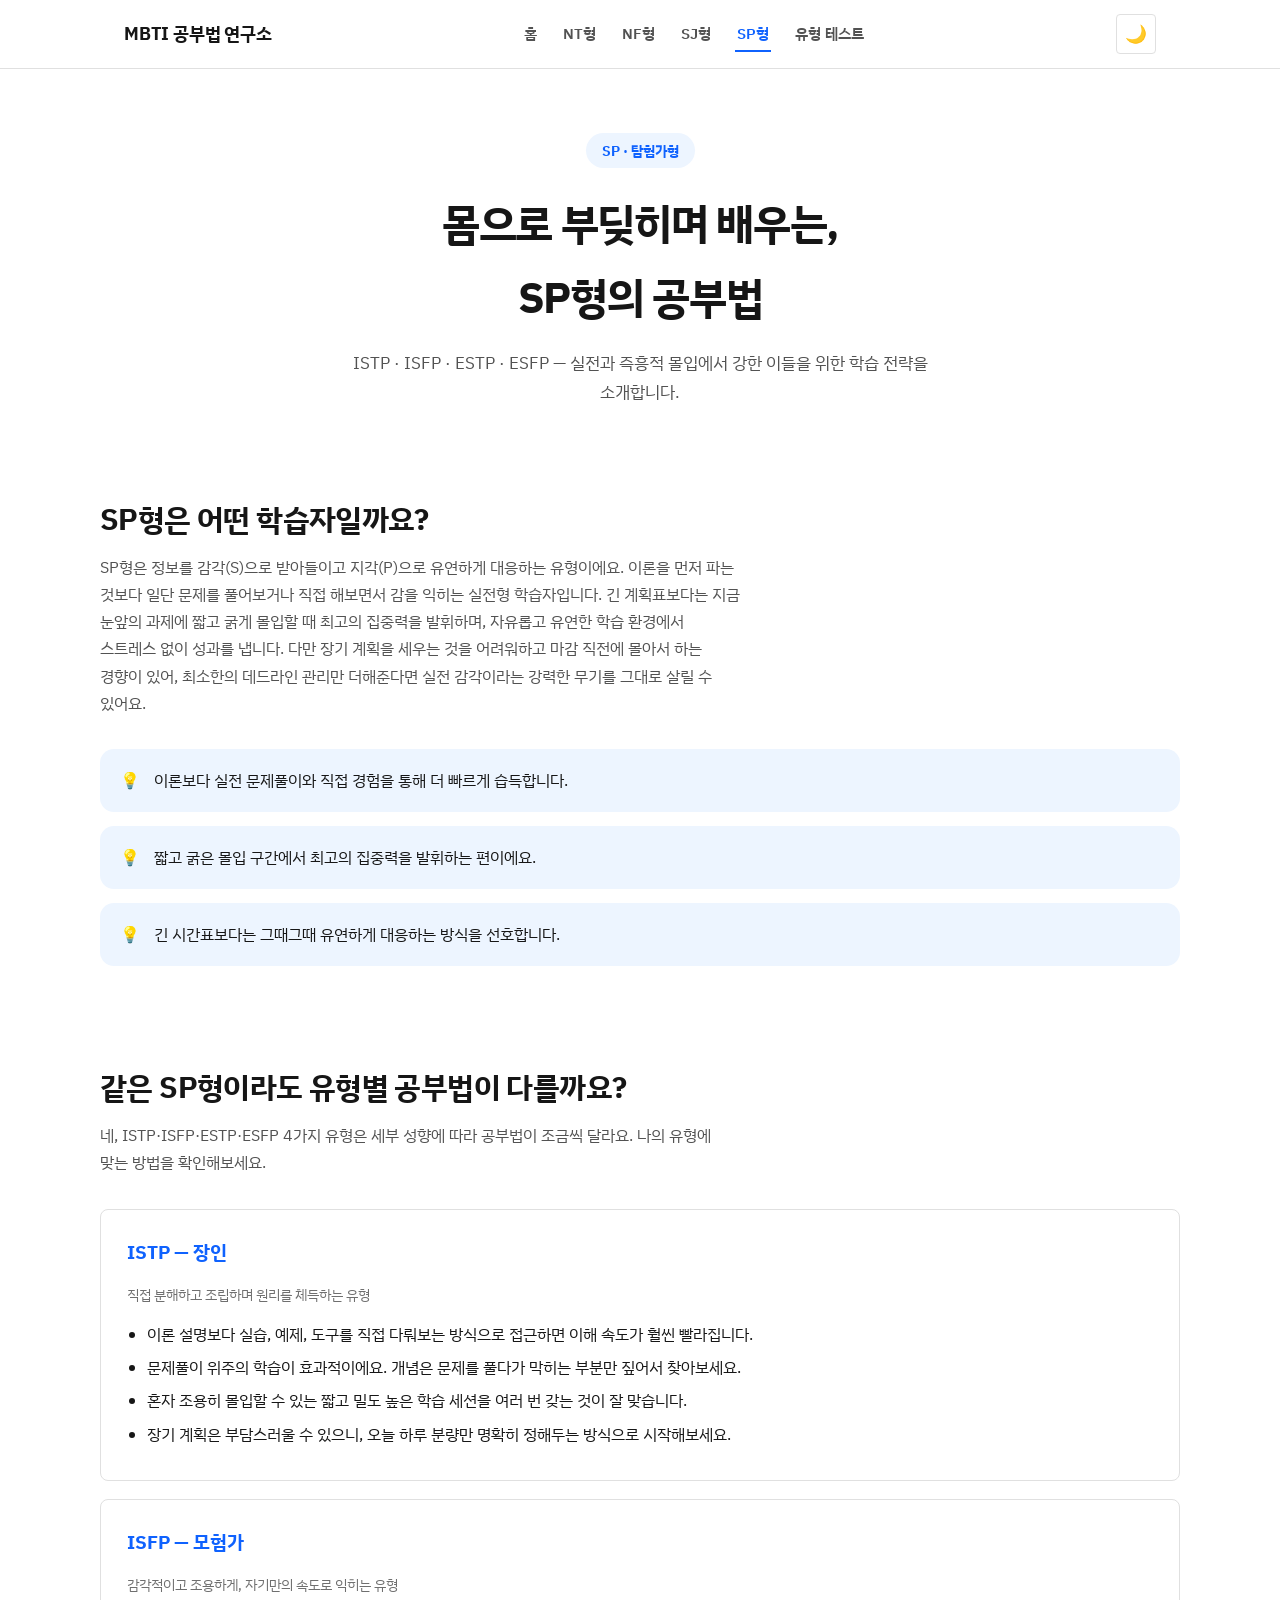
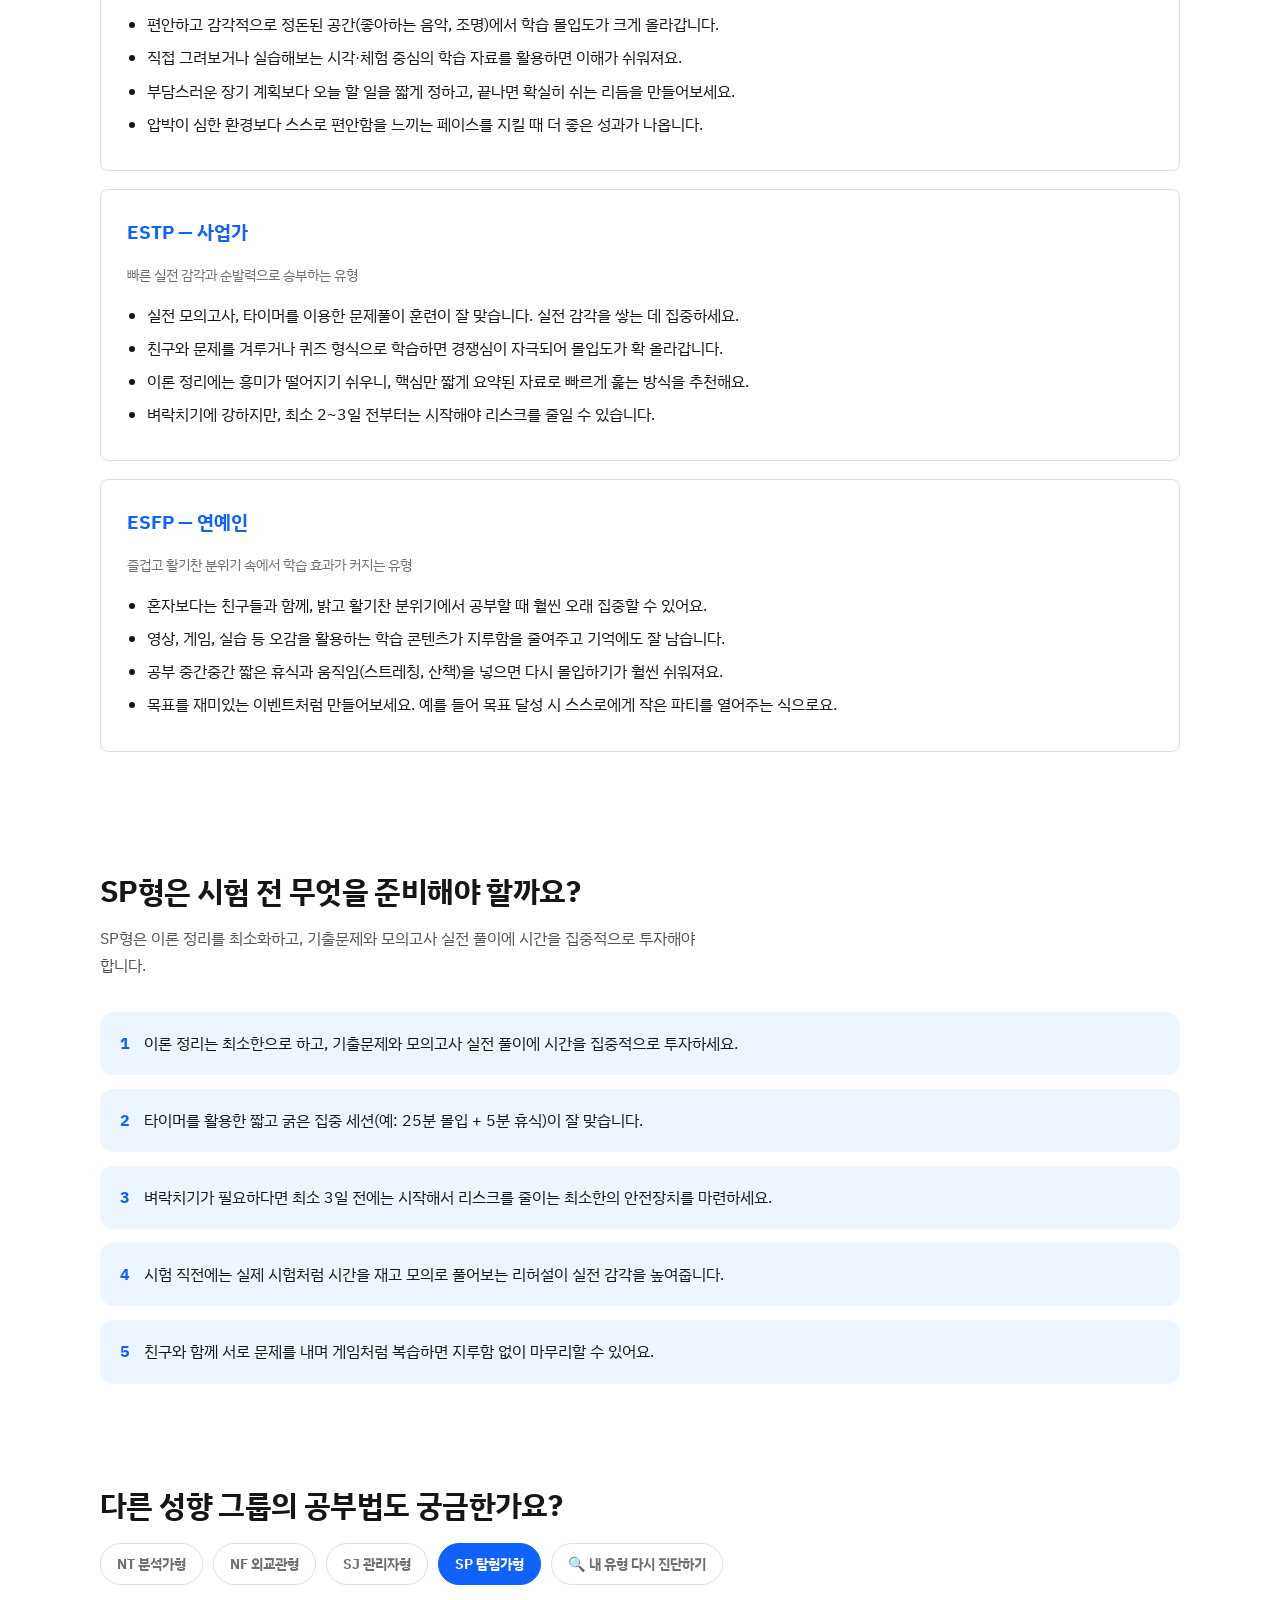
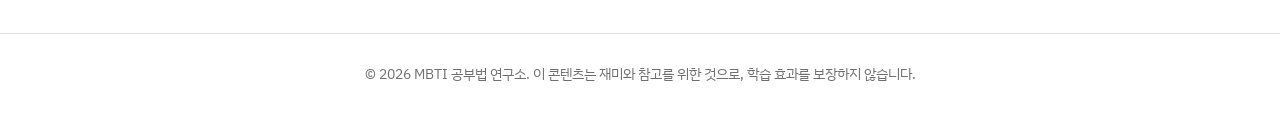
<file: sp.html>
<!DOCTYPE html>
<html lang="ko">
<head>
  <meta charset="UTF-8" />
  <!-- Google tag (gtag.js) -->
  <script async src="https://www.googletagmanager.com/gtag/js?id=G-KJNXC3K91G"></script>
  <script>
    window.dataLayer = window.dataLayer || [];
    function gtag(){dataLayer.push(arguments);}
    gtag('js', new Date());
    gtag('config', 'G-KJNXC3K91G');
  </script>
  <script>
    (function () {
      var saved = localStorage.getItem("theme");
      if (saved) document.documentElement.setAttribute("data-theme", saved);
    })();
  </script>
  <meta name="viewport" content="width=device-width, initial-scale=1.0" />
  <title>SP형(탐험가형) 공부법 | MBTI 공부법 연구소</title>
  <meta name="description" content="ISTP, ISFP, ESTP, ESFP SP형의 성향과 공부법, 시험 꿀팁을 소개합니다." />
  <meta property="og:title" content="SP형(탐험가형) 공부법 | MBTI 공부법 연구소" />
  <meta property="og:description" content="ISTP, ISFP, ESTP, ESFP SP형의 성향과 공부법, 시험 꿀팁을 소개합니다." />
  <meta property="og:image" content="https://mbti-test-123-a4c3.vercel.app/og-image.png" />
  <meta property="og:url" content="https://mbti-test-123-a4c3.vercel.app/sp.html" />
  <link rel="preconnect" href="https://fonts.googleapis.com" />
  <link rel="preconnect" href="https://fonts.gstatic.com" crossorigin />
  <link rel="stylesheet" href="https://fonts.googleapis.com/css2?family=IBM+Plex+Sans+KR:wght@400;500;600;700&display=swap" />
  <link rel="stylesheet" href="css/base.css" />
  <link rel="stylesheet" href="css/components.css" />
</head>
<body>
  <header class="site-header">
    <nav class="nav">
      <a href="index.html" class="nav-logo">MBTI 공부법 연구소</a>
      <ul class="nav-links">
        <li><a href="index.html">홈</a></li>
        <li><a href="nt.html">NT형</a></li>
        <li><a href="nf.html">NF형</a></li>
        <li><a href="sj.html">SJ형</a></li>
        <li><a href="sp.html" class="active">SP형</a></li>
        <li><a href="test.html">유형 테스트</a></li>
      </ul>
      <div class="nav-right">
        <button class="theme-toggle" id="theme-toggle" type="button" aria-label="다크 모드로 전환">🌙</button>
        <button class="nav-toggle" aria-label="메뉴 열기">☰</button>
      </div>
    </nav>
  </header>

  <main>
    <section class="hero container">
      <span class="eyebrow">SP · 탐험가형</span>
      <h1>몸으로 부딪히며 배우는,<br />SP형의 공부법</h1>
      <p>ISTP · ISFP · ESTP · ESFP — 실전과 즉흥적 몰입에서 강한 이들을 위한 학습 전략을 소개합니다.</p>
    </section>

    <section class="section container">
      <h2 class="section-title">SP형은 어떤 학습자일까요?</h2>
      <p class="section-desc">
        SP형은 정보를 감각(S)으로 받아들이고 지각(P)으로 유연하게 대응하는 유형이에요. 이론을 먼저 파는 것보다
        일단 문제를 풀어보거나 직접 해보면서 감을 익히는 실전형 학습자입니다. 긴 계획표보다는 지금 눈앞의
        과제에 짧고 굵게 몰입할 때 최고의 집중력을 발휘하며, 자유롭고 유연한 학습 환경에서 스트레스 없이
        성과를 냅니다. 다만 장기 계획을 세우는 것을 어려워하고 마감 직전에 몰아서 하는 경향이 있어, 최소한의
        데드라인 관리만 더해준다면 실전 감각이라는 강력한 무기를 그대로 살릴 수 있어요.
      </p>
      <div class="tip-list">
        <div class="tip-item"><span class="tip-num">💡</span><span>이론보다 실전 문제풀이와 직접 경험을 통해 더 빠르게 습득합니다.</span></div>
        <div class="tip-item"><span class="tip-num">💡</span><span>짧고 굵은 몰입 구간에서 최고의 집중력을 발휘하는 편이에요.</span></div>
        <div class="tip-item"><span class="tip-num">💡</span><span>긴 시간표보다는 그때그때 유연하게 대응하는 방식을 선호합니다.</span></div>
      </div>
    </section>

    <section class="section container">
      <h2 class="section-title">같은 SP형이라도 유형별 공부법이 다를까요?</h2>
      <p class="section-desc">네, ISTP·ISFP·ESTP·ESFP 4가지 유형은 세부 성향에 따라 공부법이 조금씩 달라요. 나의 유형에 맞는 방법을 확인해보세요.</p>

      <article class="type-card">
        <h3>ISTP — 장인</h3>
        <p class="type-sub">직접 분해하고 조립하며 원리를 체득하는 유형</p>
        <ul>
          <li>이론 설명보다 실습, 예제, 도구를 직접 다뤄보는 방식으로 접근하면 이해 속도가 훨씬 빨라집니다.</li>
          <li>문제풀이 위주의 학습이 효과적이에요. 개념은 문제를 풀다가 막히는 부분만 짚어서 찾아보세요.</li>
          <li>혼자 조용히 몰입할 수 있는 짧고 밀도 높은 학습 세션을 여러 번 갖는 것이 잘 맞습니다.</li>
          <li>장기 계획은 부담스러울 수 있으니, 오늘 하루 분량만 명확히 정해두는 방식으로 시작해보세요.</li>
        </ul>
      </article>

      <article class="type-card">
        <h3>ISFP — 모험가</h3>
        <p class="type-sub">감각적이고 조용하게, 자기만의 속도로 익히는 유형</p>
        <ul>
          <li>편안하고 감각적으로 정돈된 공간(좋아하는 음악, 조명)에서 학습 몰입도가 크게 올라갑니다.</li>
          <li>직접 그려보거나 실습해보는 시각·체험 중심의 학습 자료를 활용하면 이해가 쉬워져요.</li>
          <li>부담스러운 장기 계획보다 오늘 할 일을 짧게 정하고, 끝나면 확실히 쉬는 리듬을 만들어보세요.</li>
          <li>압박이 심한 환경보다 스스로 편안함을 느끼는 페이스를 지킬 때 더 좋은 성과가 나옵니다.</li>
        </ul>
      </article>

      <article class="type-card">
        <h3>ESTP — 사업가</h3>
        <p class="type-sub">빠른 실전 감각과 순발력으로 승부하는 유형</p>
        <ul>
          <li>실전 모의고사, 타이머를 이용한 문제풀이 훈련이 잘 맞습니다. 실전 감각을 쌓는 데 집중하세요.</li>
          <li>친구와 문제를 겨루거나 퀴즈 형식으로 학습하면 경쟁심이 자극되어 몰입도가 확 올라갑니다.</li>
          <li>이론 정리에는 흥미가 떨어지기 쉬우니, 핵심만 짧게 요약된 자료로 빠르게 훑는 방식을 추천해요.</li>
          <li>벼락치기에 강하지만, 최소 2~3일 전부터는 시작해야 리스크를 줄일 수 있습니다.</li>
        </ul>
      </article>

      <article class="type-card">
        <h3>ESFP — 연예인</h3>
        <p class="type-sub">즐겁고 활기찬 분위기 속에서 학습 효과가 커지는 유형</p>
        <ul>
          <li>혼자보다는 친구들과 함께, 밝고 활기찬 분위기에서 공부할 때 훨씬 오래 집중할 수 있어요.</li>
          <li>영상, 게임, 실습 등 오감을 활용하는 학습 콘텐츠가 지루함을 줄여주고 기억에도 잘 남습니다.</li>
          <li>공부 중간중간 짧은 휴식과 움직임(스트레칭, 산책)을 넣으면 다시 몰입하기가 훨씬 쉬워져요.</li>
          <li>목표를 재미있는 이벤트처럼 만들어보세요. 예를 들어 목표 달성 시 스스로에게 작은 파티를 열어주는 식으로요.</li>
        </ul>
      </article>
    </section>

    <section class="section container">
      <h2 class="section-title">SP형은 시험 전 무엇을 준비해야 할까요?</h2>
      <p class="section-desc">SP형은 이론 정리를 최소화하고, 기출문제와 모의고사 실전 풀이에 시간을 집중적으로 투자해야 합니다.</p>
      <div class="tip-list">
        <div class="tip-item"><span class="tip-num">1</span><span>이론 정리는 최소한으로 하고, 기출문제와 모의고사 실전 풀이에 시간을 집중적으로 투자하세요.</span></div>
        <div class="tip-item"><span class="tip-num">2</span><span>타이머를 활용한 짧고 굵은 집중 세션(예: 25분 몰입 + 5분 휴식)이 잘 맞습니다.</span></div>
        <div class="tip-item"><span class="tip-num">3</span><span>벼락치기가 필요하다면 최소 3일 전에는 시작해서 리스크를 줄이는 최소한의 안전장치를 마련하세요.</span></div>
        <div class="tip-item"><span class="tip-num">4</span><span>시험 직전에는 실제 시험처럼 시간을 재고 모의로 풀어보는 리허설이 실전 감각을 높여줍니다.</span></div>
        <div class="tip-item"><span class="tip-num">5</span><span>친구와 함께 서로 문제를 내며 게임처럼 복습하면 지루함 없이 마무리할 수 있어요.</span></div>
      </div>
    </section>

    <section class="section container">
      <h2 class="section-title">다른 성향 그룹의 공부법도 궁금한가요?</h2>
      <div class="group-nav">
        <a href="nt.html">NT 분석가형</a>
        <a href="nf.html">NF 외교관형</a>
        <a href="sj.html">SJ 관리자형</a>
        <a href="sp.html" class="current">SP 탐험가형</a>
        <a href="test.html">🔍 내 유형 다시 진단하기</a>
      </div>
    </section>
  </main>

  <footer class="site-footer">
    <div class="container">© 2026 MBTI 공부법 연구소. 이 콘텐츠는 재미와 참고를 위한 것으로, 학습 효과를 보장하지 않습니다.</div>
  </footer>

  <script src="js/theme.js"></script>
  <script src="js/main.js"></script>
</body>
</html>
</file>
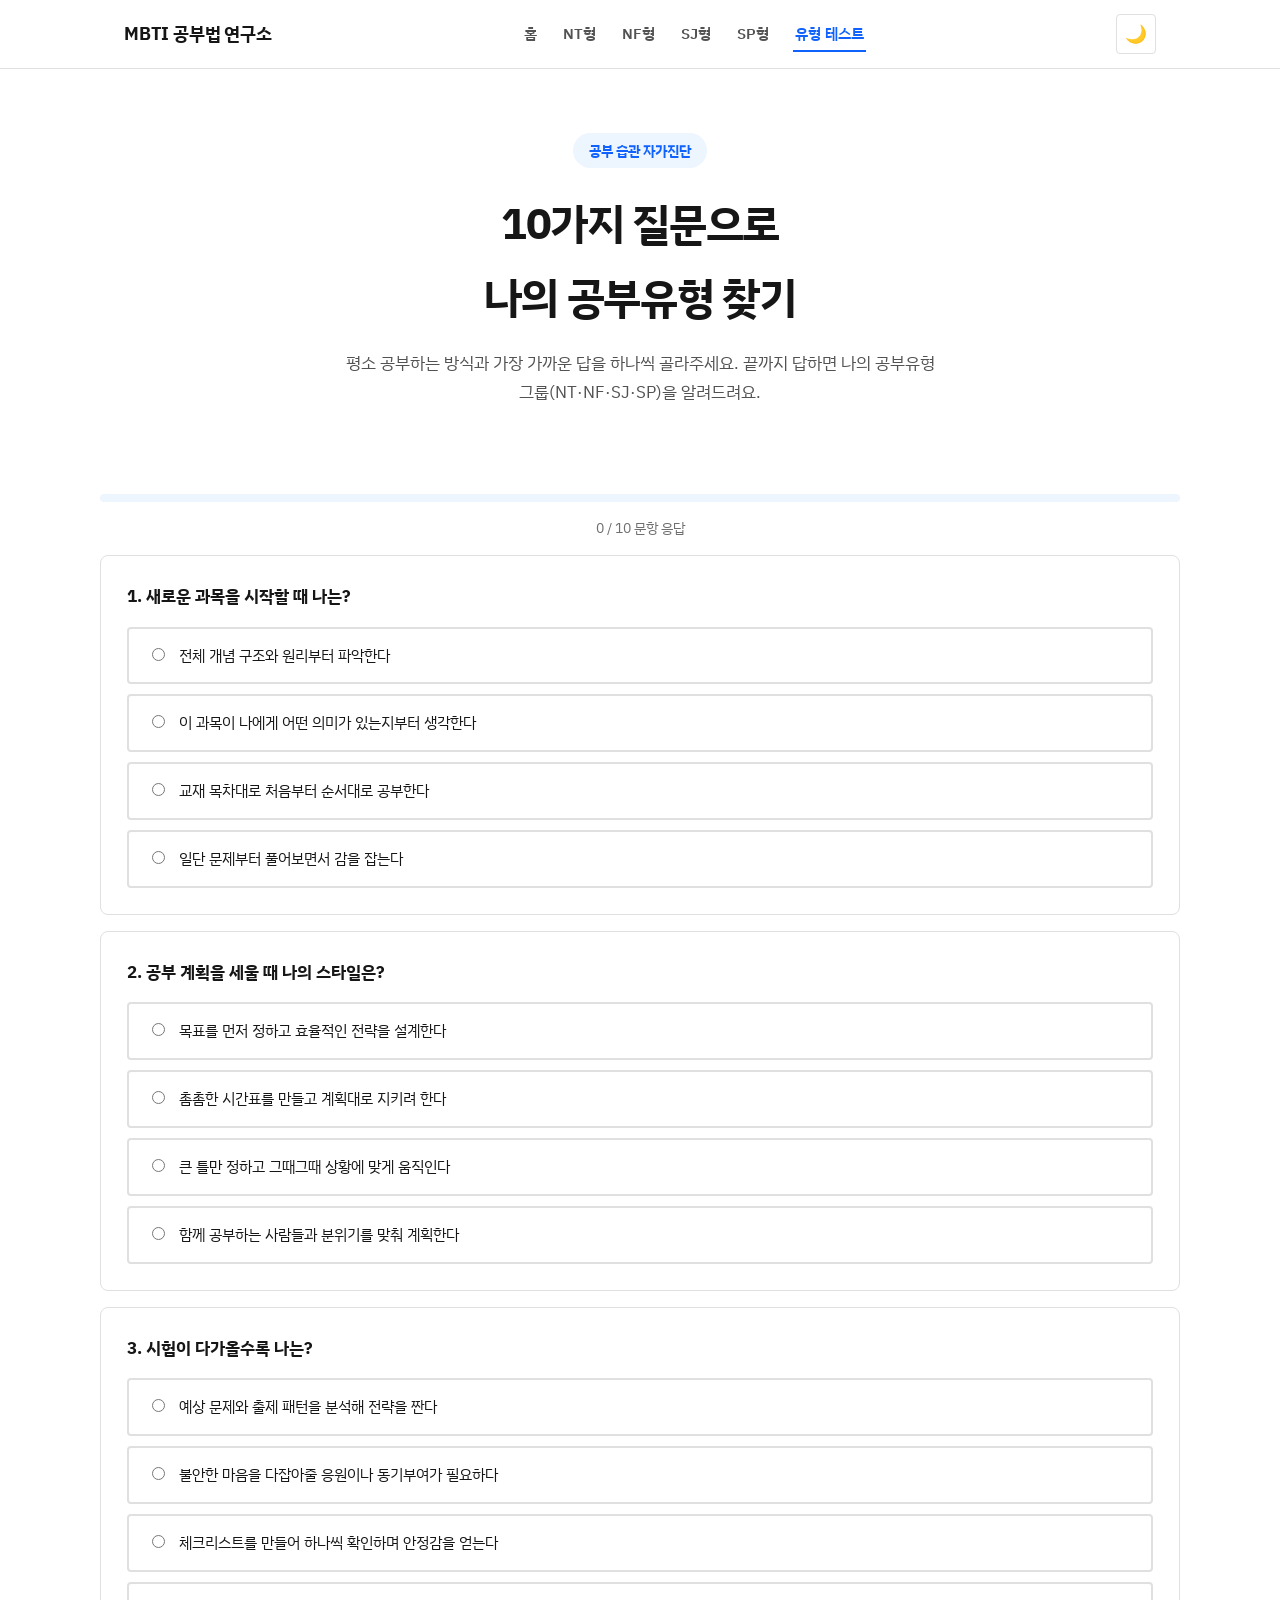
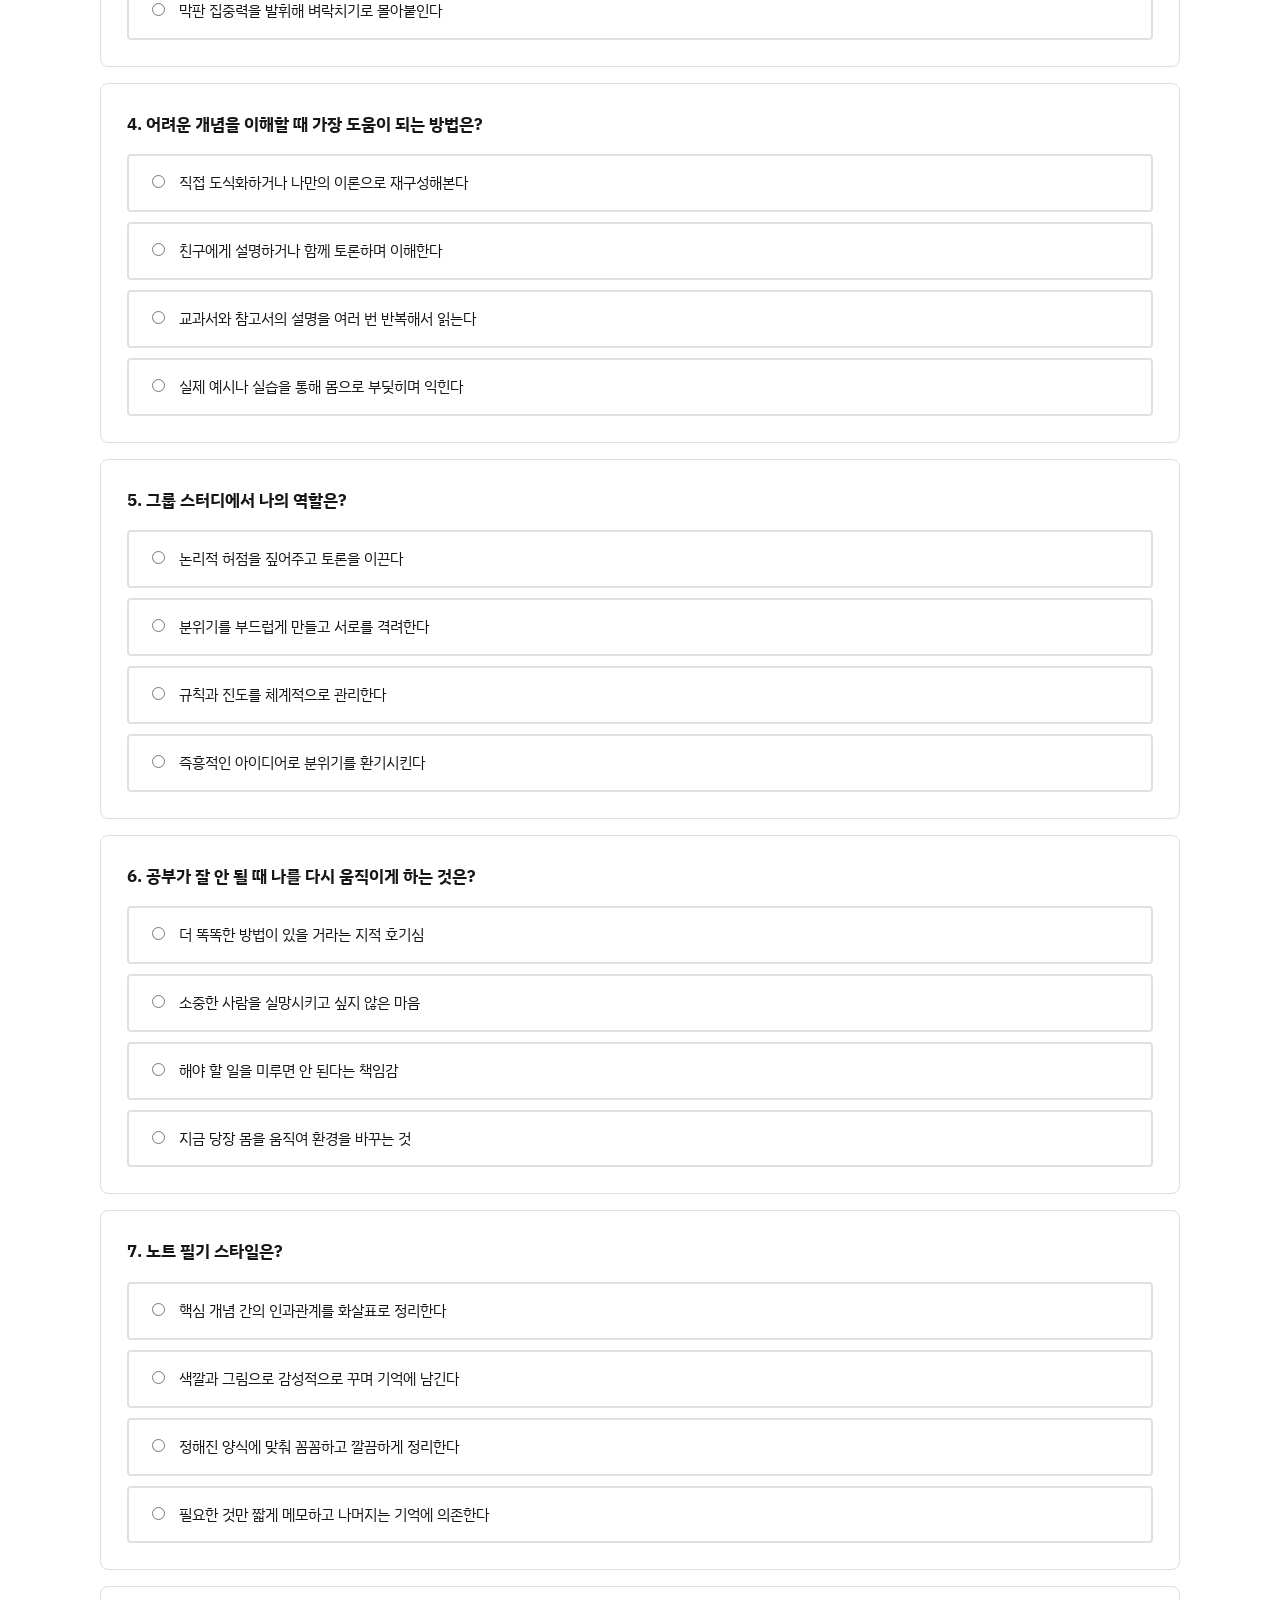
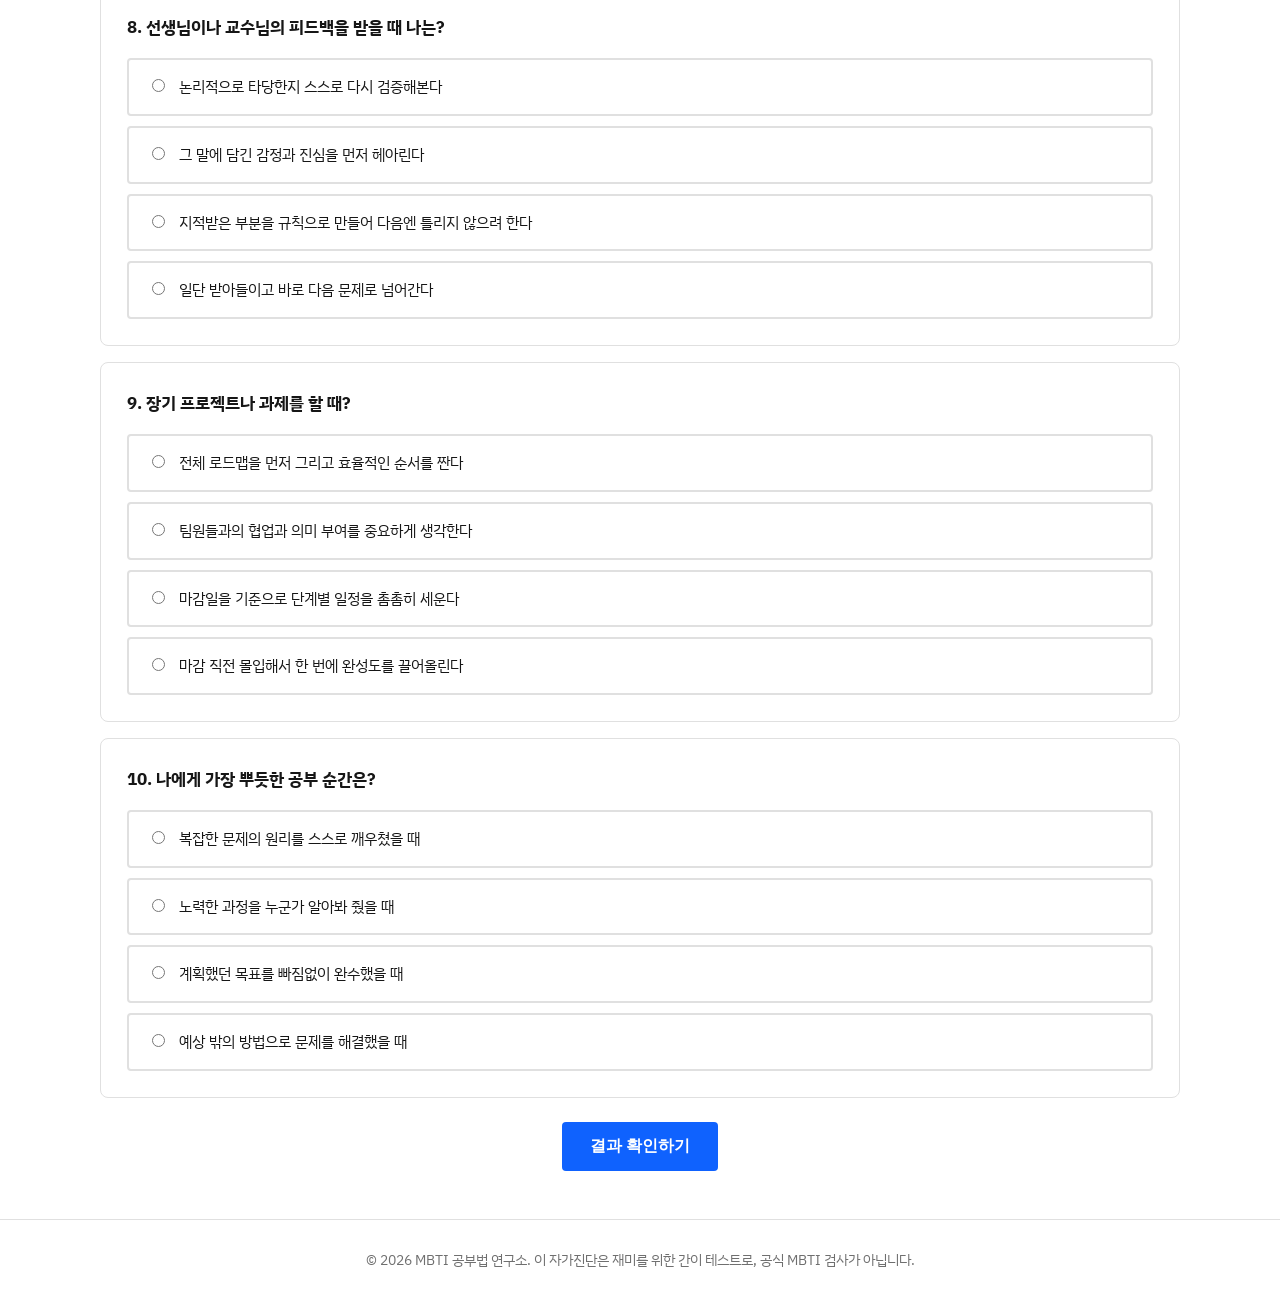
<file: test.html>
<!DOCTYPE html>
<html lang="ko">
<head>
  <meta charset="UTF-8" />
  <!-- Google tag (gtag.js) -->
  <script async src="https://www.googletagmanager.com/gtag/js?id=G-KJNXC3K91G"></script>
  <script>
    window.dataLayer = window.dataLayer || [];
    function gtag(){dataLayer.push(arguments);}
    gtag('js', new Date());
    gtag('config', 'G-KJNXC3K91G');
  </script>
  <script>
    (function () {
      var saved = localStorage.getItem("theme");
      if (saved) document.documentElement.setAttribute("data-theme", saved);
    })();
  </script>
  <meta name="viewport" content="width=device-width, initial-scale=1.0" />
  <title>내 공부유형 자가진단 | MBTI 공부법 연구소</title>
  <meta name="description" content="10문항 공부 습관 자가진단으로 나의 MBTI 공부유형(NT/NF/SJ/SP)을 확인해보세요." />
  <meta property="og:title" content="내 공부유형 자가진단 | MBTI 공부법 연구소" />
  <meta property="og:description" content="10문항 공부 습관 자가진단으로 나의 MBTI 공부유형(NT/NF/SJ/SP)을 확인해보세요." />
  <meta property="og:image" content="https://mbti-test-123-a4c3.vercel.app/og-image.png" />
  <meta property="og:url" content="https://mbti-test-123-a4c3.vercel.app/test.html" />
  <link rel="preconnect" href="https://fonts.googleapis.com" />
  <link rel="preconnect" href="https://fonts.gstatic.com" crossorigin />
  <link rel="stylesheet" href="https://fonts.googleapis.com/css2?family=IBM+Plex+Sans+KR:wght@400;500;600;700&display=swap" />
  <link rel="stylesheet" href="css/base.css" />
  <link rel="stylesheet" href="css/components.css" />
</head>
<body>
  <header class="site-header">
    <nav class="nav">
      <a href="index.html" class="nav-logo">MBTI 공부법 연구소</a>
      <ul class="nav-links">
        <li><a href="index.html">홈</a></li>
        <li><a href="nt.html">NT형</a></li>
        <li><a href="nf.html">NF형</a></li>
        <li><a href="sj.html">SJ형</a></li>
        <li><a href="sp.html">SP형</a></li>
        <li><a href="test.html" class="active">유형 테스트</a></li>
      </ul>
      <div class="nav-right">
        <button class="theme-toggle" id="theme-toggle" type="button" aria-label="다크 모드로 전환">🌙</button>
        <button class="nav-toggle" aria-label="메뉴 열기">☰</button>
      </div>
    </nav>
  </header>

  <main>
    <section class="hero container">
      <span class="eyebrow">공부 습관 자가진단</span>
      <h1>10가지 질문으로<br />나의 공부유형 찾기</h1>
      <p>평소 공부하는 방식과 가장 가까운 답을 하나씩 골라주세요. 끝까지 답하면 나의 공부유형 그룹(NT·NF·SJ·SP)을 알려드려요.</p>
    </section>

    <section class="section container">
      <div class="section-title-wrap">
        <div class="quiz-progress">
          <div class="quiz-progress-bar" id="quiz-progress-bar"></div>
        </div>
        <p id="quiz-progress-label" style="text-align:center; color:var(--text-muted); font-size:0.9rem; margin-top:-16px;">0 / 10 문항 응답</p>
      </div>

      <form id="quiz-form"></form>

      <div class="quiz-submit-wrap">
        <button type="button" id="quiz-submit-btn" class="btn btn-primary">결과 확인하기</button>
      </div>

      <div id="quiz-result">
        <span class="result-badge">NT</span>
        <h2>결과 그룹명</h2>
        <p class="result-types" style="font-weight:700; color:var(--blue); margin-bottom: 4px;"></p>
        <p class="result-desc">결과 설명</p>
        <p class="result-scores" style="font-size:0.85rem; color:var(--text-muted); margin-top:-10px;"></p>
        <div class="result-actions">
          <a href="nt.html" class="btn btn-primary btn-group-page">그룹 페이지로 이동</a>
          <button type="button" id="share-btn" class="btn btn-outline">🔗 친구에게 공유하기</button>
        </div>
      </div>
    </section>
  </main>

  <footer class="site-footer">
    <div class="container">© 2026 MBTI 공부법 연구소. 이 자가진단은 재미를 위한 간이 테스트로, 공식 MBTI 검사가 아닙니다.</div>
  </footer>

  <div class="share-toast" id="share-toast"></div>

  <script src="js/theme.js"></script>
  <script src="js/main.js"></script>
  <script src="js/test.js"></script>
</body>
</html>
</file>
<file: css/base.css>
/* ===== MBTI 공부법 연구소 - 기본 레이아웃 / 공통 요소 =====
   IBM Carbon Design System 톤(플랫 레이아웃, IBM Blue 액센트, IBM Plex Sans KR)을 참고한 라이트/다크 테마 */
:root {
  --font-sans: "IBM Plex Sans KR", "Pretendard", -apple-system, BlinkMacSystemFont, "Malgun Gothic", sans-serif;

  --bg: #ffffff;
  --bg-subtle: #f4f4f4;
  --surface: #ffffff;
  --border: #e0e0e0;
  --border-strong: #a8a8a8;
  --text-primary: #161616;
  --text-secondary: #525252;
  --text-muted: #6f6f6f;

  --blue: #0f62fe;
  --blue-hover: #0043ce;
  --blue-tint: #edf5ff;

  --radius: 8px;
  --radius-sm: 4px;
  --shadow: 0 4px 16px rgba(0, 0, 0, 0.08);
}

:root[data-theme="dark"] {
  --bg: #161616;
  --bg-subtle: #262626;
  --surface: #262626;
  --border: #393939;
  --border-strong: #6f6f6f;
  --text-primary: #f4f4f4;
  --text-secondary: #c6c6c6;
  --text-muted: #a8a8a8;

  --blue: #4589ff;
  --blue-hover: #6ea2ff;
  --blue-tint: rgba(69, 137, 255, 0.16);

  --shadow: 0 4px 16px rgba(0, 0, 0, 0.4);
}

* { box-sizing: border-box; }

html { scroll-behavior: smooth; }

body {
  margin: 0;
  font-family: var(--font-sans);
  background: var(--bg);
  color: var(--text-primary);
  line-height: 1.7;
  word-break: keep-all;
  transition: background-color 0.2s ease, color 0.2s ease;
}

img, svg { max-width: 100%; display: block; }

a { color: inherit; text-decoration: none; }

:focus-visible {
  outline: 2px solid var(--blue);
  outline-offset: 2px;
}

.container {
  max-width: 1080px;
  margin: 0 auto;
  padding: 0 24px;
}

/* ---------- 헤더 / 네비게이션 ---------- */
.site-header {
  position: sticky;
  top: 0;
  z-index: 50;
  background: var(--bg);
  border-bottom: 1px solid var(--border);
  transition: background-color 0.2s ease, border-color 0.2s ease;
}

.nav {
  display: flex;
  align-items: center;
  justify-content: space-between;
  padding: 14px 24px;
  max-width: 1080px;
  margin: 0 auto;
}

.nav-logo {
  font-weight: 700;
  font-size: 1.1rem;
  color: var(--text-primary);
  letter-spacing: -0.01em;
}

.nav-links {
  display: flex;
  gap: 22px;
  list-style: none;
  margin: 0;
  padding: 0;
}

.nav-links a {
  padding: 6px 2px;
  border-bottom: 2px solid transparent;
  font-size: 0.95rem;
  font-weight: 600;
  color: var(--text-secondary);
  transition: color 0.15s, border-color 0.15s;
}

.nav-links a:hover,
.nav-links a.active {
  color: var(--blue);
  border-bottom-color: var(--blue);
}

.nav-right {
  display: flex;
  align-items: center;
  gap: 8px;
}

.theme-toggle {
  width: 40px;
  height: 40px;
  display: flex;
  align-items: center;
  justify-content: center;
  background: var(--surface);
  border: 1px solid var(--border);
  border-radius: var(--radius-sm);
  color: var(--text-primary);
  font-size: 1.1rem;
  cursor: pointer;
  transition: background-color 0.15s, border-color 0.15s;
}

.theme-toggle:hover {
  background: var(--bg-subtle);
  border-color: var(--border-strong);
}

.nav-toggle {
  display: none;
  background: none;
  border: none;
  font-size: 1.5rem;
  color: var(--text-primary);
  cursor: pointer;
}

/* ---------- 히어로 ---------- */
.hero {
  padding: 64px 0 40px;
  text-align: center;
}

.hero .eyebrow {
  display: inline-block;
  background: var(--blue-tint);
  color: var(--blue);
  font-weight: 700;
  font-size: 0.85rem;
  padding: 6px 16px;
  border-radius: 999px;
  margin-bottom: 18px;
}

.hero h1 {
  font-size: clamp(1.8rem, 4vw, 2.7rem);
  margin: 0 0 16px;
  letter-spacing: -0.03em;
  font-weight: 700;
}

.hero p {
  max-width: 620px;
  margin: 0 auto;
  color: var(--text-secondary);
  font-size: 1.05rem;
}

.hero-actions {
  margin-top: 28px;
  display: flex;
  gap: 12px;
  justify-content: center;
  flex-wrap: wrap;
}

/* ---------- 버튼 ---------- */
.btn {
  display: inline-flex;
  align-items: center;
  gap: 8px;
  padding: 14px 28px;
  border-radius: var(--radius-sm);
  font-weight: 700;
  font-size: 1rem;
  border: none;
  cursor: pointer;
  transition: background-color 0.15s, border-color 0.15s, box-shadow 0.15s;
}

.btn-primary {
  background: var(--blue);
  color: #fff;
}

.btn-primary:hover { background: var(--blue-hover); }

.btn-outline {
  background: transparent;
  color: var(--text-primary);
  border: 1px solid var(--border-strong);
}

.btn-outline:hover { background: var(--bg-subtle); border-color: var(--text-primary); }

/* ---------- 섹션 공통 ---------- */
.section {
  padding: 48px 0;
}

.section-title {
  font-size: clamp(1.4rem, 3vw, 1.9rem);
  margin: 0 0 8px;
  letter-spacing: -0.02em;
  font-weight: 700;
}

.section-desc {
  color: var(--text-secondary);
  margin: 0 0 32px;
  max-width: 640px;
}

/* ---------- 푸터 ---------- */
.site-footer {
  border-top: 1px solid var(--border);
  padding: 28px 0;
  text-align: center;
  color: var(--text-muted);
  font-size: 0.85rem;
}

/* ---------- 반응형 (기본 레이아웃) ---------- */
@media (max-width: 640px) {
  .nav-links {
    position: fixed;
    top: 61px;
    left: 0;
    right: 0;
    background: var(--surface);
    flex-direction: column;
    gap: 4px;
    padding: 16px 24px;
    border-bottom: 1px solid var(--border);
    display: none;
  }
  .nav-links.open { display: flex; }
  .nav-toggle { display: block; }
  .hero { padding: 40px 0 28px; }
}
</file>
<file: css/components.css>
/* ===== MBTI 공부법 연구소 - 콘텐츠 컴포넌트 (카드/퀴즈 등) ===== */

/* ---------- 그룹 카드 (index) ---------- */
.group-grid {
  display: grid;
  grid-template-columns: repeat(4, 1fr);
  gap: 20px;
}

.group-card {
  background: var(--surface);
  border: 1px solid var(--border);
  border-radius: var(--radius);
  padding: 28px 22px;
  transition: transform 0.2s, box-shadow 0.2s, border-color 0.2s;
}

.group-card:hover {
  transform: translateY(-6px);
  box-shadow: var(--shadow);
  border-color: var(--blue);
}

.group-card .badge {
  display: inline-block;
  font-weight: 800;
  font-size: 1.6rem;
  color: var(--blue);
  margin-bottom: 6px;
}

.group-card h3 { margin: 0 0 8px; font-size: 1.15rem; }
.group-card p { color: var(--text-muted); font-size: 0.92rem; margin: 0 0 14px; }
.group-card .types { font-size: 0.82rem; color: var(--blue); font-weight: 700; margin-bottom: 14px; }
.group-card .card-link { font-weight: 700; color: var(--blue); font-size: 0.9rem; }

/* ---------- 타입 카드 (그룹 상세) ---------- */
.type-card {
  background: var(--surface);
  border: 1px solid var(--border);
  border-radius: var(--radius);
  padding: 26px;
  margin-bottom: 18px;
}

.type-card h3 {
  margin: 0 0 6px;
  color: var(--blue);
  font-size: 1.2rem;
}

.type-card .type-sub {
  color: var(--text-muted);
  font-size: 0.9rem;
  margin-bottom: 14px;
}

.type-card ul { margin: 0; padding-left: 20px; }
.type-card li { margin-bottom: 6px; }

.tip-list {
  display: grid;
  gap: 14px;
}

.tip-item {
  background: var(--blue-tint);
  border-radius: 14px;
  padding: 18px 20px;
  display: flex;
  gap: 14px;
  align-items: flex-start;
}

.tip-item .tip-num {
  font-weight: 800;
  color: var(--blue);
  flex-shrink: 0;
}

.group-nav {
  display: flex;
  gap: 10px;
  flex-wrap: wrap;
  margin-top: 12px;
}

.group-nav a {
  padding: 8px 16px;
  border-radius: 999px;
  border: 1px solid var(--border);
  font-weight: 700;
  font-size: 0.88rem;
  color: var(--text-muted);
}

.group-nav a.current {
  background: var(--blue);
  color: #fff;
  border-color: var(--blue);
}

/* ---------- 자가진단 테스트 ---------- */
.quiz-progress {
  height: 8px;
  background: var(--blue-tint);
  border-radius: 999px;
  overflow: hidden;
  margin-bottom: 30px;
}

.quiz-progress-bar {
  height: 100%;
  background: var(--blue);
  width: 0%;
  transition: width 0.3s;
}

.quiz-question {
  background: var(--surface);
  border: 1px solid var(--border);
  border-radius: var(--radius);
  padding: 26px;
  margin-bottom: 16px;
}

.quiz-question h3 {
  margin: 0 0 16px;
  font-size: 1.05rem;
}

.quiz-options {
  display: grid;
  gap: 10px;
}

.quiz-option {
  display: block;
  padding: 14px 18px;
  border: 2px solid var(--border);
  border-radius: var(--radius-sm);
  cursor: pointer;
  transition: border-color 0.15s, background 0.15s;
  font-size: 0.95rem;
}

.quiz-option:hover { border-color: var(--blue); }

.quiz-option input { margin-right: 10px; }

.quiz-option.selected {
  border-color: var(--blue);
  background: var(--blue-tint);
}

#quiz-result {
  display: none;
  text-align: center;
  background: var(--surface);
  border: 1px solid var(--border);
  border-radius: var(--radius);
  padding: 40px 28px;
}

#quiz-result .result-badge {
  font-size: 2.2rem;
  font-weight: 800;
  color: var(--blue);
}

#quiz-result h2 { margin: 6px 0 10px; }
#quiz-result p { color: var(--text-muted); max-width: 480px; margin: 0 auto 24px; }

.result-actions {
  display: flex;
  gap: 12px;
  justify-content: center;
  flex-wrap: wrap;
}

.quiz-submit-wrap { text-align: center; margin-top: 24px; }

.share-toast {
  position: fixed;
  bottom: 28px;
  left: 50%;
  transform: translateX(-50%) translateY(20px);
  background: var(--text-primary);
  color: var(--bg);
  padding: 12px 22px;
  border-radius: var(--radius-sm);
  font-weight: 600;
  font-size: 0.9rem;
  opacity: 0;
  pointer-events: none;
  transition: opacity 0.25s, transform 0.25s;
}

.share-toast.show {
  opacity: 1;
  transform: translateX(-50%) translateY(0);
}

/* ---------- 반응형 (컴포넌트) ---------- */
@media (max-width: 860px) {
  .group-grid { grid-template-columns: repeat(2, 1fr); }
}

@media (max-width: 640px) {
  .group-grid { grid-template-columns: 1fr; }
}
</file>
